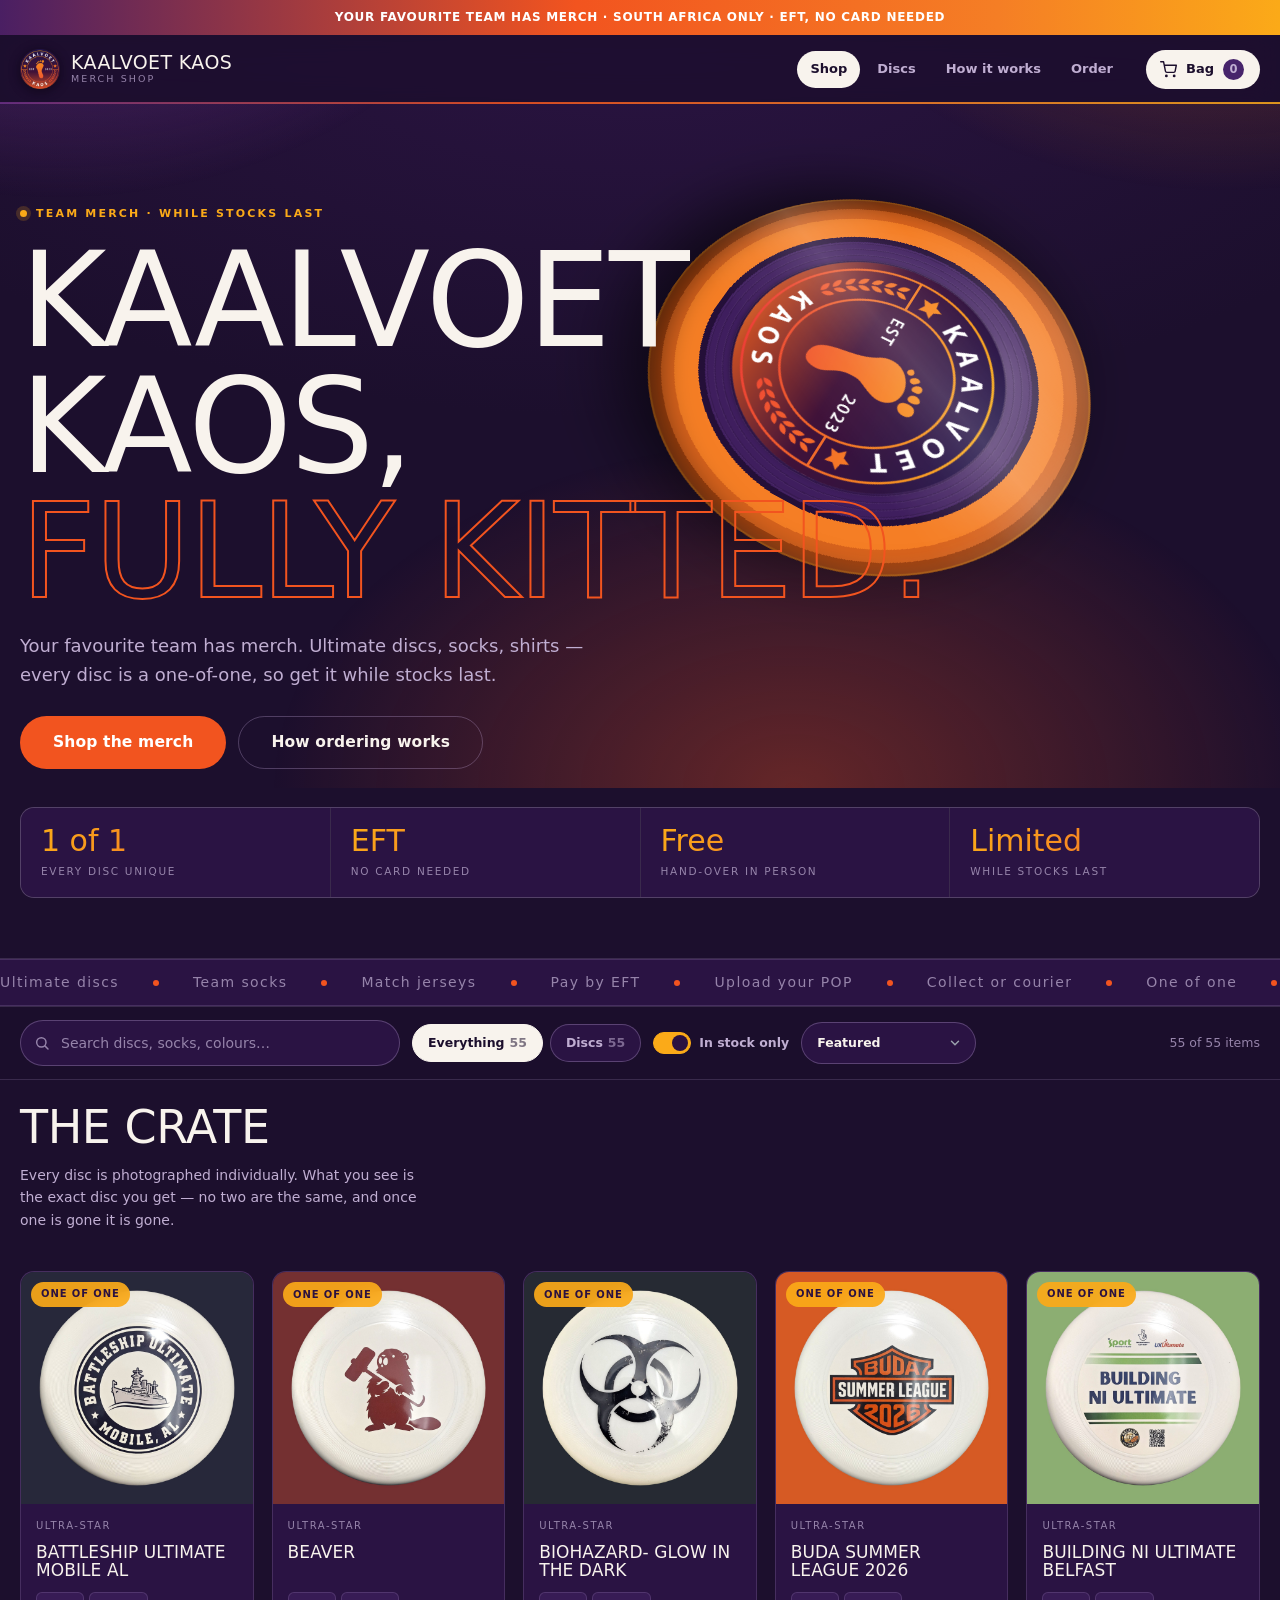
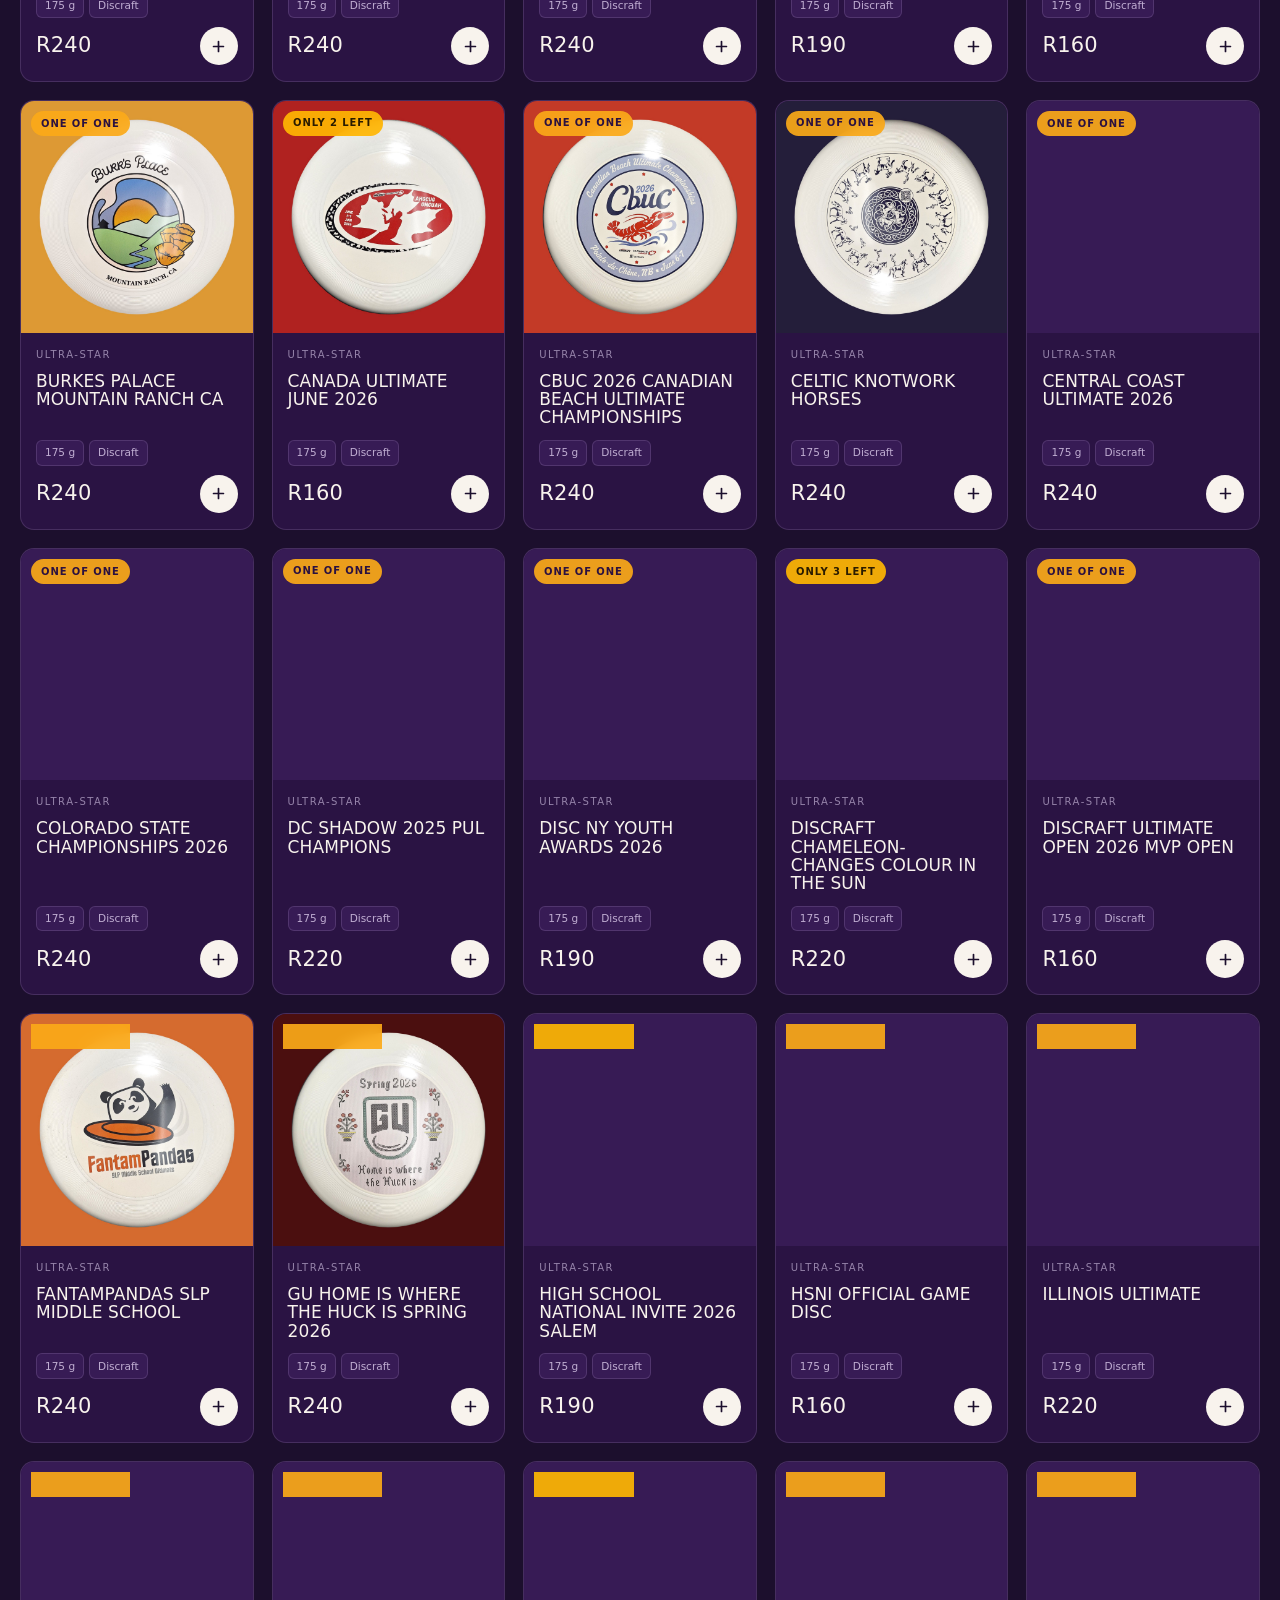
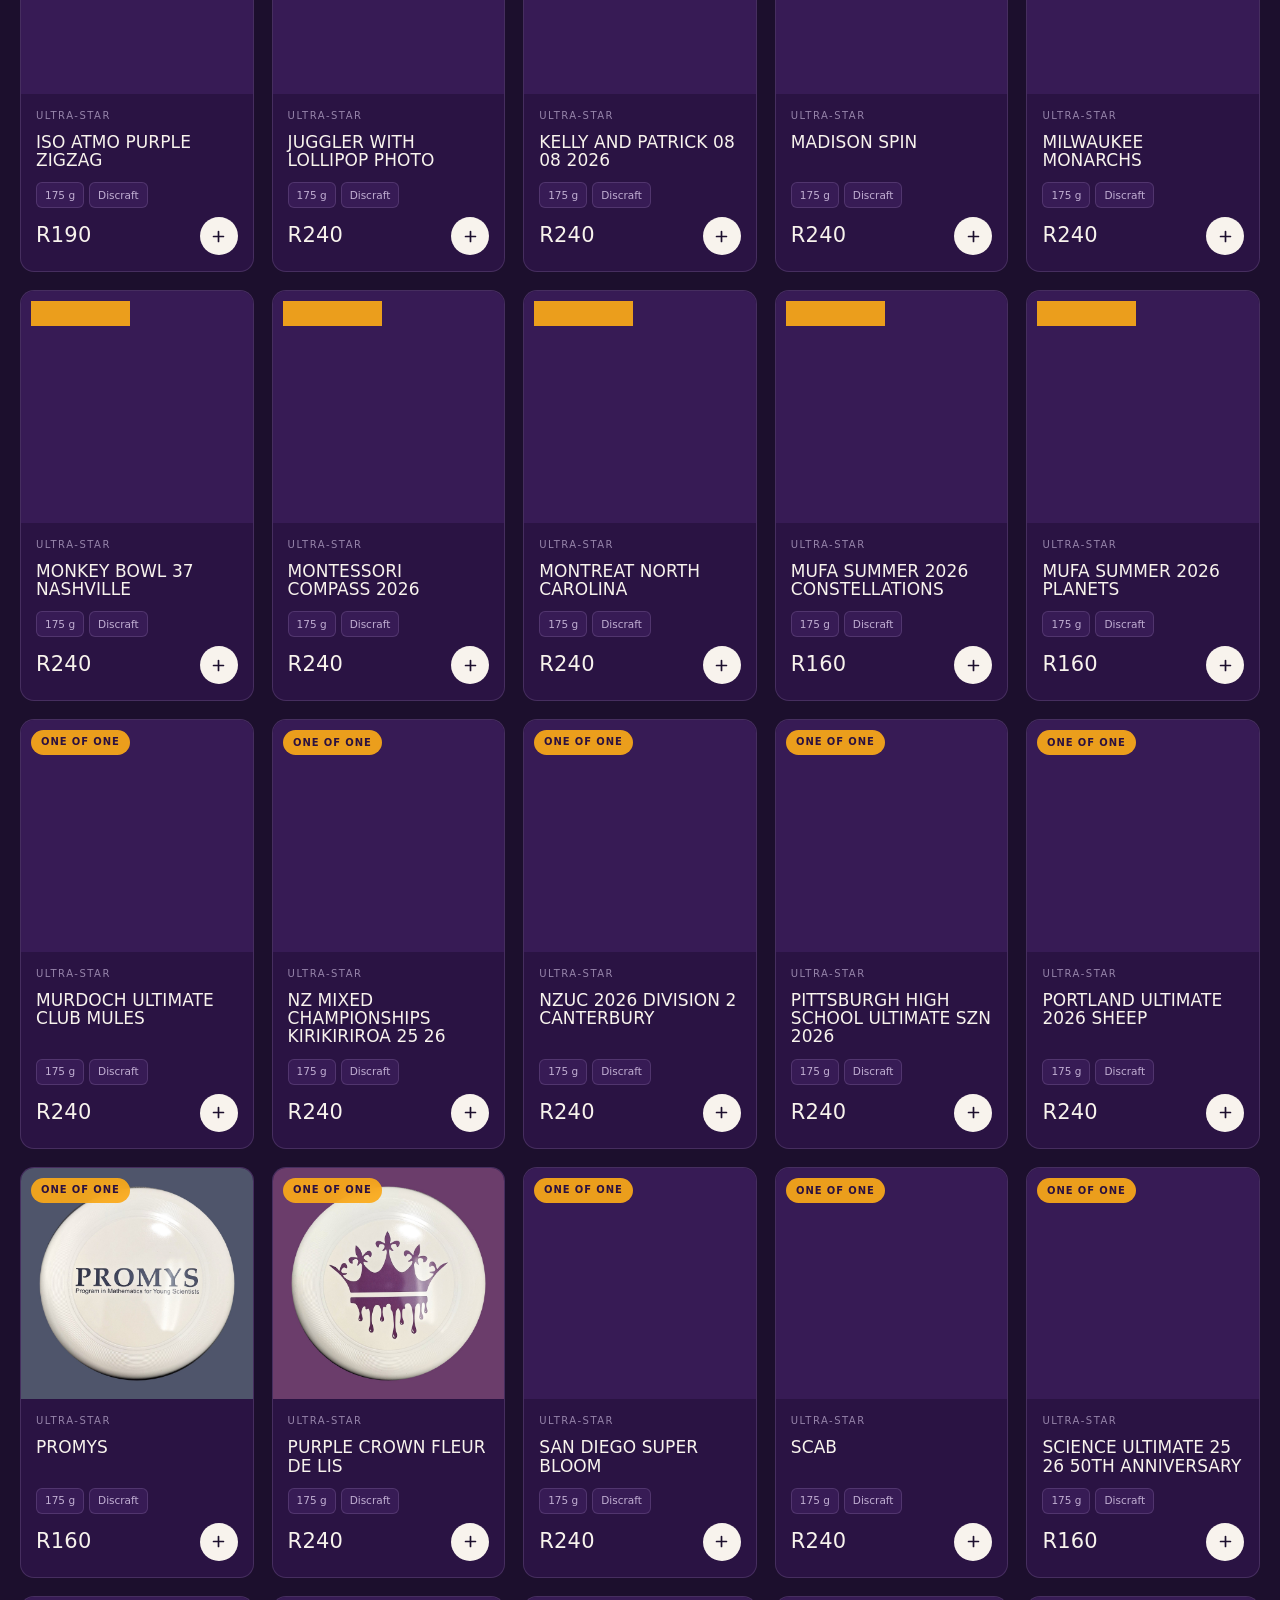
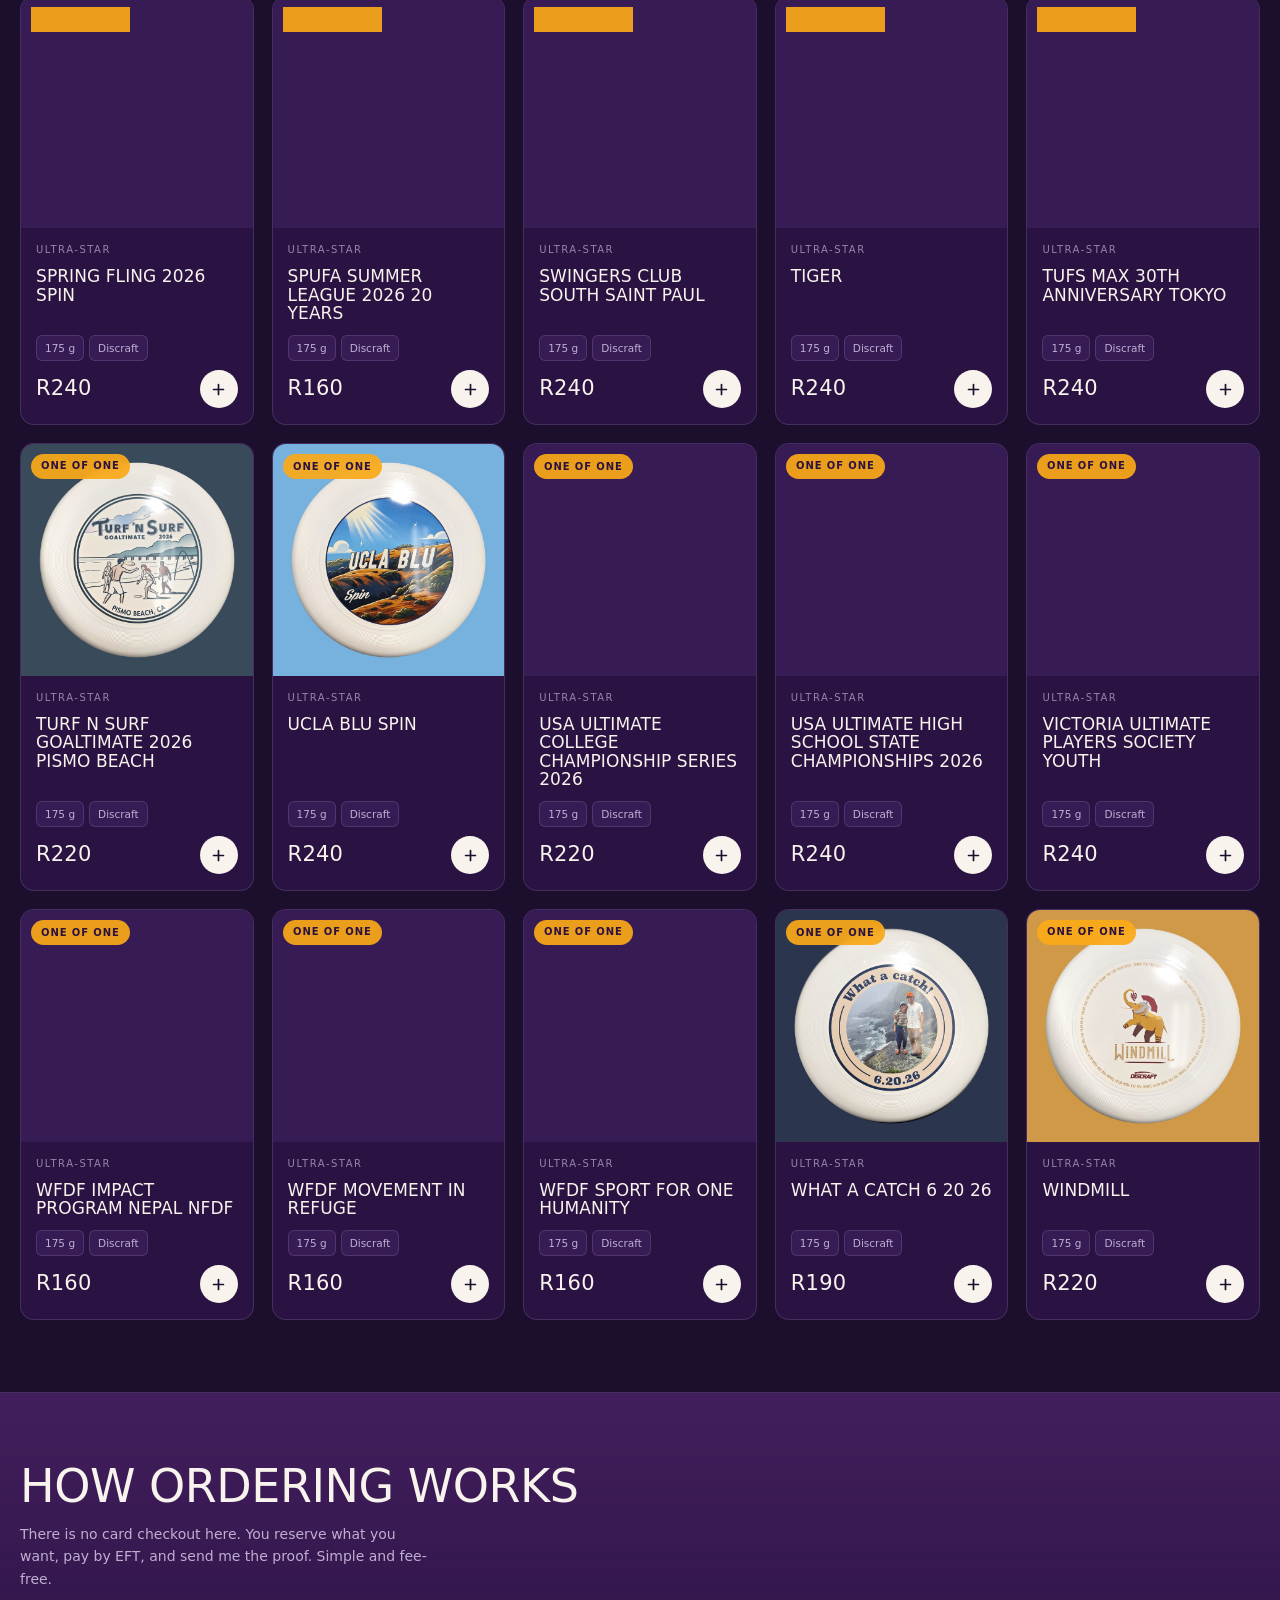
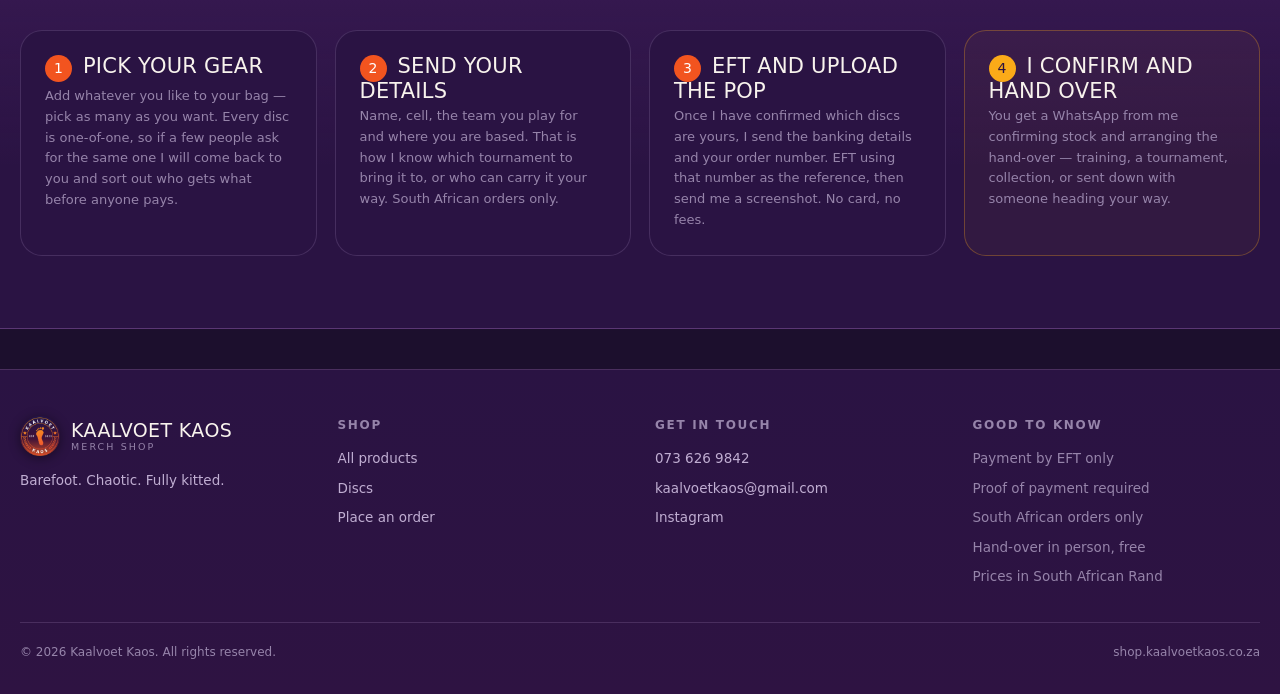
<file: index.html>
<!DOCTYPE html>
<html lang="en-ZA">
<head>
<meta charset="utf-8">
<meta name="viewport" content="width=device-width, initial-scale=1">
<meta http-equiv="Content-Security-Policy" content="default-src 'self'; img-src 'self' data: blob:; style-src 'self' 'unsafe-inline' https://fonts.googleapis.com; font-src 'self' https://fonts.gstatic.com; script-src 'self'; connect-src 'self' https:; form-action 'none'; base-uri 'none'; object-src 'none'">
<title>Kaalvoet Kaos Merch — discs, kit and kaos</title>
<meta name="description" content="Your favourite team has merch. Ultimate discs, socks and shirts from Kaalvoet Kaos. Order online, pay by EFT and upload your proof of payment. No card needed.">
<meta name="theme-color" content="#1c0f2d">

<meta property="og:type" content="website">
<meta property="og:title" content="Kaalvoet Kaos Merch">
<meta property="og:description" content="Your favourite team has merch. Ultimate discs, socks and shirts — get it while stocks last. EFT, no card needed.">
<meta property="og:url" content="https://shop.kaalvoetkaos.co.za">
<meta property="og:image" content="https://shop.kaalvoetkaos.co.za/assets/img/og-card.png">
<meta property="og:image:width" content="1200">
<meta property="og:image:height" content="630">
<meta property="og:site_name" content="Kaalvoet Kaos Merch">
<meta name="twitter:card" content="summary_large_image">

<link rel="icon" href="assets/img/favicon-32.png" sizes="32x32" type="image/png">
<link rel="icon" href="assets/img/favicon-64.png" sizes="64x64" type="image/png">
<link rel="apple-touch-icon" href="assets/img/apple-touch-icon.png">
<link rel="preconnect" href="https://fonts.googleapis.com">
<link rel="preconnect" href="https://fonts.gstatic.com" crossorigin>
<link href="https://fonts.googleapis.com/css2?family=Anton&family=Inter:wght@400;500;600;700;800&display=swap" rel="stylesheet">
<link rel="stylesheet" href="assets/css/main.css">
</head>
<body>

<div class="announce" data-announce></div>

<header class="header">
  <div class="wrap header__inner">
    <a class="logo" href="index.html" aria-label="Kaalvoet Kaos Merch — home">
      <span class="logo__mark" aria-hidden="true"></span>
      <span class="logo__text">
        <span class="logo__name" data-brand-name>Kaalvoet Kaos</span>
        <span class="logo__sub">Merch Shop</span>
      </span>
    </a>

    <nav class="nav" aria-label="Main">
      <a class="nav__link is-active" href="#shop">Shop</a>
      <a class="nav__link" href="#discs">Discs</a>
      <a class="nav__link" href="#how">How it works</a>
      <a class="nav__link" href="order.html">Order</a>
    </nav>

    <button class="cart-btn" data-open-cart type="button">
      <svg width="17" height="17" viewBox="0 0 24 24" fill="none" stroke="currentColor" stroke-width="2" stroke-linecap="round" stroke-linejoin="round" aria-hidden="true">
        <circle cx="9" cy="21" r="1"></circle><circle cx="20" cy="21" r="1"></circle>
        <path d="M1 1h4l2.68 13.39a2 2 0 0 0 2 1.61h9.72a2 2 0 0 0 2-1.61L23 6H6"></path>
      </svg>
      <span>Bag</span>
      <span class="cart-btn__count is-empty" data-cart-count>0</span>
    </button>
  </div>
</header>

<main>

  <!-- ============ HERO ============ -->
  <section class="hero">
    <div class="hero__disc" data-disc aria-hidden="true">
      <div class="disc" data-disc-body>
        <span class="disc__face">
          <span class="disc__grooves"></span>
          <img class="disc__stamp" src="assets/img/logo-512.png" alt="" width="512" height="512" fetchpriority="high">
          <span class="disc__gloss"></span>
        </span>
      </div>
    </div>
    <div class="wrap hero__inner">
      <div>
        <span class="hero__eyebrow">Team merch · while stocks last</span>
        <h1>Kaalvoet<br>Kaos,<br><em>fully kitted.</em></h1>
        <p class="hero__lede" data-blurb></p>
        <div class="hero__cta">
          <a class="btn btn--primary btn--lg" href="#shop">Shop the merch</a>
          <a class="btn btn--ghost btn--lg" href="#how">How ordering works</a>
        </div>
      </div>

      <div class="hero__stats">
        <div class="stat">
          <div class="stat__num">1&nbsp;of&nbsp;1</div>
          <div class="stat__label">Every disc unique</div>
        </div>
        <div class="stat">
          <div class="stat__num">EFT</div>
          <div class="stat__label">No card needed</div>
        </div>
        <div class="stat">
          <div class="stat__num">Free</div>
          <div class="stat__label">Hand-over in person</div>
        </div>
        <div class="stat">
          <div class="stat__num">Limited</div>
          <div class="stat__label">While stocks last</div>
        </div>
      </div>
    </div>
  </section>

  <!-- ============ MARQUEE ============ -->
  <div class="marquee" aria-hidden="true">
    <div class="marquee__track">
      <span>Ultimate discs</span><span>Team socks</span><span>Match jerseys</span>
      <span>Pay by EFT</span><span>Upload your POP</span><span>Collect or courier</span>
      <span>One of one</span><span>Kaalvoet Kaos</span>
    </div>
    <div class="marquee__track">
      <span>Ultimate discs</span><span>Team socks</span><span>Match jerseys</span>
      <span>Pay by EFT</span><span>Upload your POP</span><span>Collect or courier</span>
      <span>One of one</span><span>Kaalvoet Kaos</span>
    </div>
  </div>

  <!-- ============ TOOLBAR ============ -->
  <div id="shop"></div>
  <div class="toolbar">
    <div class="wrap toolbar__inner">
      <div class="search">
        <svg class="search__icon" viewBox="0 0 24 24" fill="none" stroke="currentColor" stroke-width="2.2" stroke-linecap="round" aria-hidden="true">
          <circle cx="11" cy="11" r="7"></circle><path d="M21 21l-4.3-4.3"></path>
        </svg>
        <label class="sr-only" for="q">Search products</label>
        <input id="q" type="search" placeholder="Search discs, socks, colours…" autocomplete="off" data-search>
        <button class="search__clear hidden" data-search-clear type="button" aria-label="Clear search">&times;</button>
      </div>

      <div class="chips" data-category-chips role="group" aria-label="Filter by category"></div>

      <label class="toggle-stock">
        <input type="checkbox" data-instock checked>
        <span class="toggle-stock__track"></span>
        <span>In stock only</span>
      </label>

      <label class="sr-only" for="sort">Sort products</label>
      <select class="select" id="sort" data-sort>
        <option value="featured">Featured</option>
        <option value="price-asc">Price: low to high</option>
        <option value="price-desc">Price: high to low</option>
        <option value="name">Name A–Z</option>
        <option value="newest">Newest first</option>
      </select>

      <span class="result-count" data-count></span>
    </div>
  </div>

  <!-- ============ GRID ============ -->
  <section class="section" style="padding-top:26px">
    <div class="wrap">
      <div id="discs" class="section__head">
        <div>
          <h2 class="section__title">The crate</h2>
          <p class="section__note">Every disc is photographed individually. What you see is the exact disc you get — no two are the same, and once one is gone it is gone.</p>
        </div>
      </div>
      <div class="grid" data-grid>
        <div class="skeleton skeleton-card"></div><div class="skeleton skeleton-card"></div>
        <div class="skeleton skeleton-card"></div><div class="skeleton skeleton-card"></div>
        <div class="skeleton skeleton-card"></div><div class="skeleton skeleton-card"></div>
      </div>
    </div>
  </section>

  <!-- ============ HOW IT WORKS ============ -->
  <section class="section section--band" id="how">
    <div class="wrap">
      <div class="section__head">
        <div>
          <h2 class="section__title">How ordering works</h2>
          <p class="section__note">There is no card checkout here. You reserve what you want, pay by EFT, and send me the proof. Simple and fee-free.</p>
        </div>
      </div>

      <div class="field-grid" style="gap:18px">
        <div class="panel">
          <h3 class="panel__title"><span class="step-num">1</span>Pick your gear</h3>
          <p class="panel__note" style="margin:0">Add whatever you like to your bag — pick as many as you want. Every disc is one-of-one, so if a few people ask for the same one I will come back to you and sort out who gets what before anyone pays.</p>
        </div>
        <div class="panel">
          <h3 class="panel__title"><span class="step-num">2</span>Send your details</h3>
          <p class="panel__note" style="margin:0">Name, cell, the team you play for and where you are based. That is how I know which tournament to bring it to, or who can carry it your way. South African orders only.</p>
        </div>
        <div class="panel">
          <h3 class="panel__title"><span class="step-num">3</span>EFT and upload the POP</h3>
          <p class="panel__note" style="margin:0">Once I have confirmed which discs are yours, I send the banking details and your order number. EFT using that number as the reference, then send me a screenshot. No card, no fees.</p>
        </div>
        <div class="panel panel--gold">
          <h3 class="panel__title"><span class="step-num" style="background:var(--gold);color:var(--on-gold)">4</span>I confirm and hand over</h3>
          <p class="panel__note" style="margin:0">You get a WhatsApp from me confirming stock and arranging the hand-over — training, a tournament, collection, or sent down with someone heading your way.</p>
        </div>
      </div>
    </div>
  </section>

</main>

<!-- ============ FOOTER ============ -->
<footer class="footer">
  <div class="wrap">
    <div class="footer__grid">
      <div>
        <a class="logo" href="index.html" style="margin-bottom:14px">
          <span class="logo__mark" aria-hidden="true"></span>
          <span class="logo__text">
            <span class="logo__name" data-brand-name></span>
            <span class="logo__sub">Merch Shop</span>
          </span>
        </a>
        <p style="color:var(--muted);font-size:13.5px;max-width:34ch" data-tagline></p>
      </div>
      <div>
        <div class="footer__title">Shop</div>
        <div class="footer__list">
          <a href="#shop">All products</a>
          <a href="#discs">Discs</a>
          <a href="order.html">Place an order</a>
        </div>
      </div>
      <div>
        <div class="footer__title">Get in touch</div>
        <div class="footer__list">
          <a data-contact-wa href="#">WhatsApp</a>
          <a data-contact-email href="#">Email</a>
          <a data-instagram href="#" target="_blank" rel="noopener">Instagram</a>
          <a data-main-site href="#">Main site</a>
        </div>
      </div>
      <div>
        <div class="footer__title">Good to know</div>
        <div class="footer__list" style="color:var(--muted-2)">
          <span>Payment by EFT only</span>
          <span>Proof of payment required</span>
          <span>South African orders only</span>
          <span>Hand-over in person, free</span>
          <span>Prices in South African Rand</span>
        </div>
      </div>
    </div>
    <div class="footer__bottom">
      <span>&copy; <span data-year></span> <span data-brand-name></span>. All rights reserved.</span>
      <span data-domain></span>
    </div>
  </div>
</footer>

<!-- ============ CART DRAWER ============ -->
<div class="scrim" data-scrim></div>

<aside class="drawer" data-drawer role="dialog" aria-modal="true" aria-label="Your bag" aria-hidden="true">
  <div class="drawer__head">
    <h2 class="drawer__title">Your bag</h2>
    <button class="icon-btn" data-close-cart type="button" aria-label="Close bag">
      <svg width="19" height="19" viewBox="0 0 24 24" fill="none" stroke="currentColor" stroke-width="2.2" stroke-linecap="round"><path d="M18 6L6 18M6 6l12 12"/></svg>
    </button>
  </div>
  <div class="drawer__body" data-cart-body></div>
  <div class="drawer__foot" data-cart-foot hidden>
    <div class="totals">
      <div class="totals__row"><span>Subtotal</span><span data-cart-subtotal>R0</span></div>
      <div class="totals__row"><span>Delivery</span><span style="color:var(--muted-2)">Chosen at order</span></div>
      <div class="totals__row totals__row--grand"><span>Total</span><span data-cart-total>R0</span></div>
    </div>
    <a class="btn btn--primary btn--block btn--lg" href="order.html">Continue to order</a>
    <button class="btn btn--block btn--sm" data-clear-cart type="button" style="color:var(--muted-2);margin-top:8px">Empty bag</button>
  </div>
</aside>

<!-- ============ QUICK VIEW MODAL ============ -->
<div class="modal" data-modal role="dialog" aria-modal="true" aria-hidden="true">
  <div class="modal__panel" data-modal-panel></div>
</div>

<script src="assets/js/config.js"></script>
<script src="assets/js/core.js"></script>
<script src="assets/js/shop.js"></script>
<script src="assets/js/disc.js"></script>
</body>
</html>
</file>
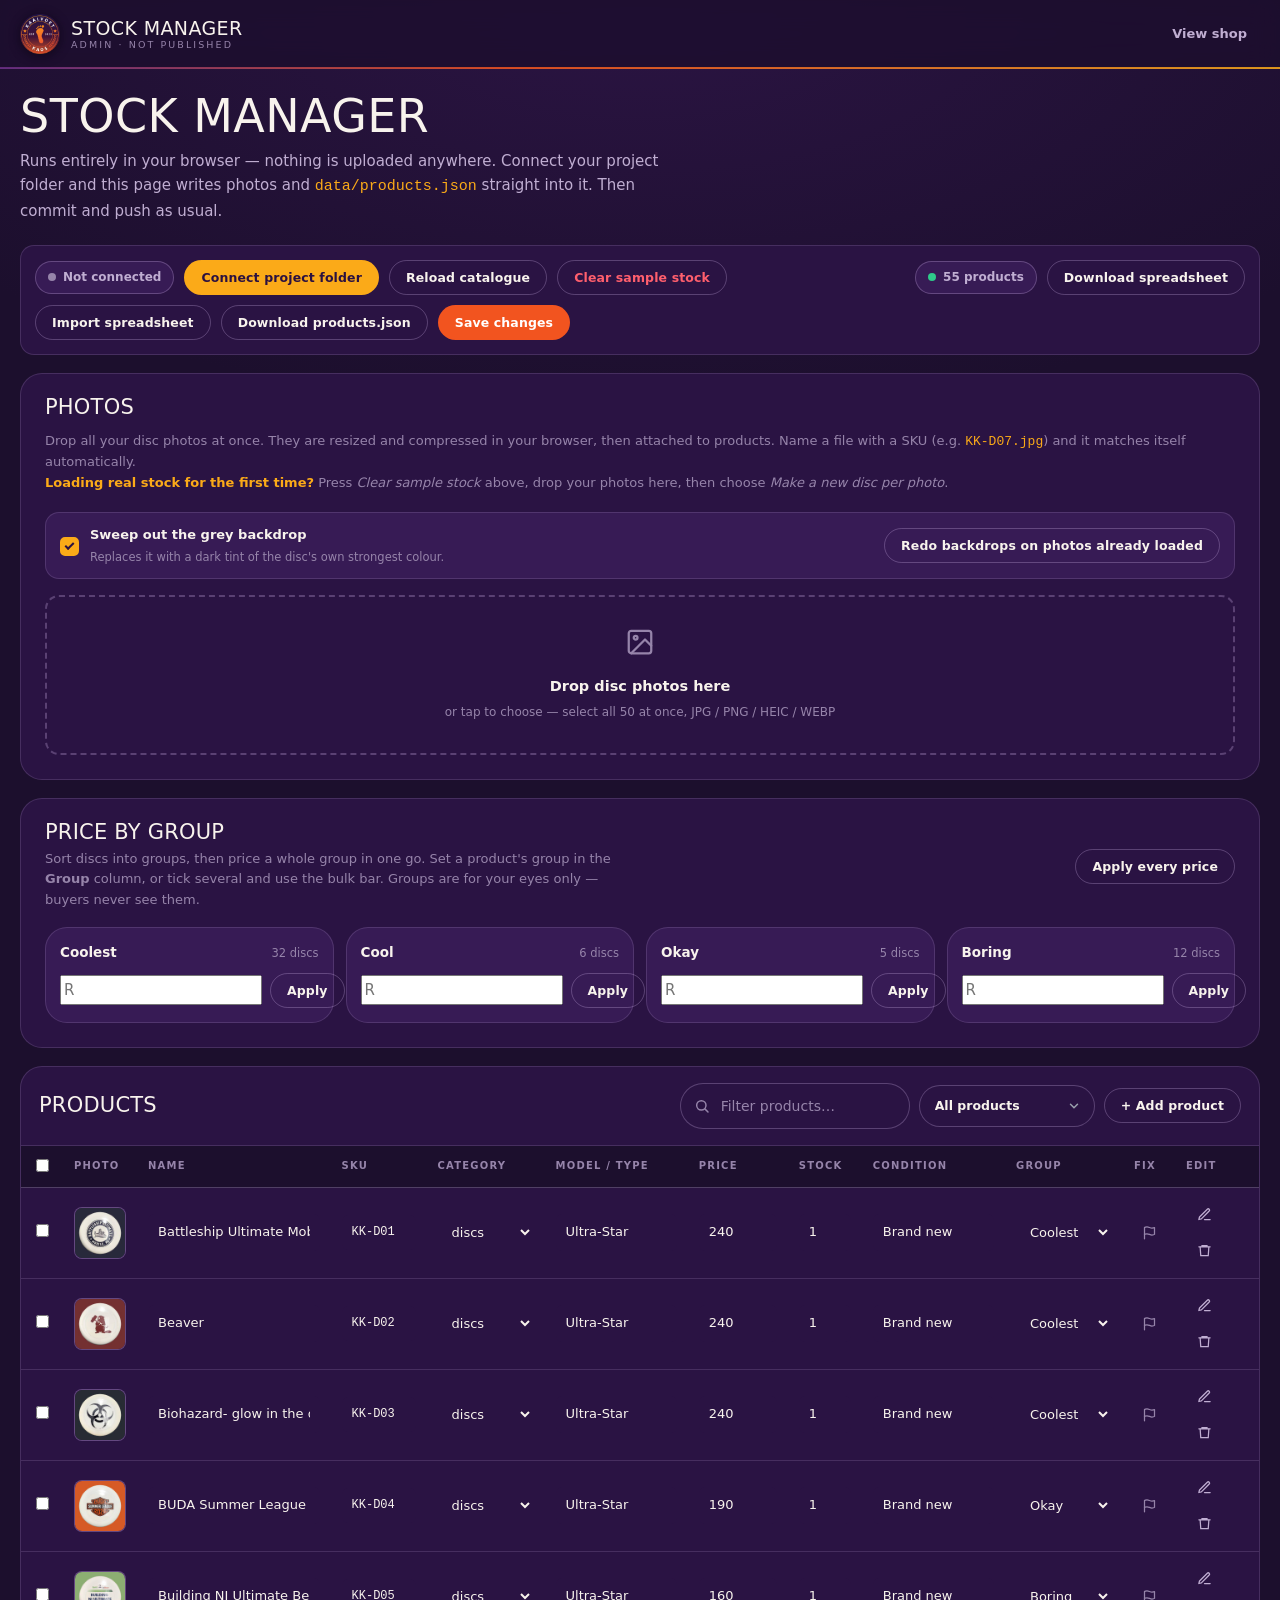
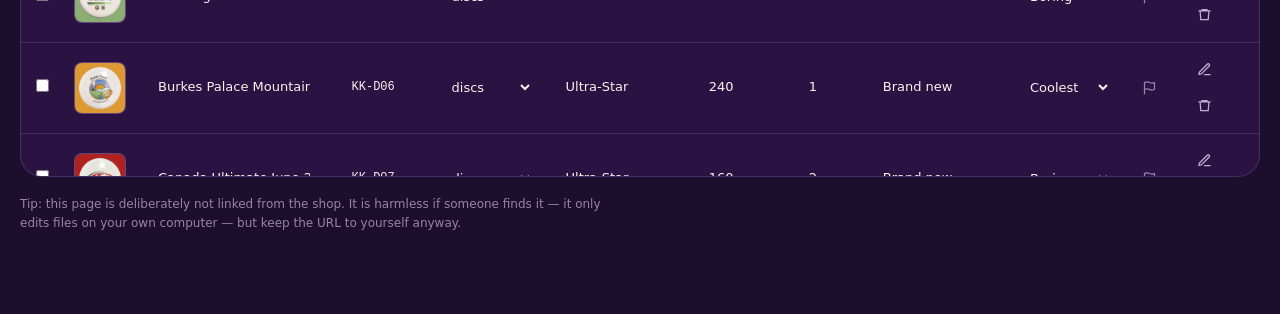
<file: manage.html>
<!DOCTYPE html>
<html lang="en-ZA">
<head>
<meta charset="utf-8">
<meta name="viewport" content="width=device-width, initial-scale=1">
<meta http-equiv="Content-Security-Policy" content="default-src 'self'; img-src 'self' data: blob:; style-src 'self' 'unsafe-inline' https://fonts.googleapis.com; font-src 'self' https://fonts.gstatic.com; script-src 'self'; connect-src 'self' https:; form-action 'none'; base-uri 'none'; object-src 'none'">
<title>Stock manager — Kaalvoet Kaos Merch</title>
<meta name="robots" content="noindex, nofollow">
<meta name="theme-color" content="#1c0f2d">
<link rel="icon" href="assets/img/favicon-32.png" sizes="32x32" type="image/png">
<link rel="icon" href="assets/img/favicon-64.png" sizes="64x64" type="image/png">
<link rel="apple-touch-icon" href="assets/img/apple-touch-icon.png">
<link rel="preconnect" href="https://fonts.googleapis.com">
<link rel="preconnect" href="https://fonts.gstatic.com" crossorigin>
<link href="https://fonts.googleapis.com/css2?family=Anton&family=Inter:wght@400;500;600;700;800&display=swap" rel="stylesheet">
<link rel="stylesheet" href="assets/css/main.css">
</head>
<body>

<header class="header">
  <div class="wrap header__inner">
    <a class="logo" href="index.html">
      <span class="logo__mark" aria-hidden="true"></span>
      <span class="logo__text">
        <span class="logo__name">Stock manager</span>
        <span class="logo__sub">Admin · not published</span>
      </span>
    </a>
    <nav class="nav">
      <a class="nav__link" href="index.html">View shop</a>
    </nav>
  </div>
</header>

<main class="wrap section" style="padding-top:26px;max-width:1500px">

  <div style="margin-bottom:22px">
    <h1 style="font-size:clamp(28px,5vw,46px)">Stock manager</h1>
    <p style="color:var(--muted);max-width:70ch;margin-top:10px">
      Runs entirely in your browser — nothing is uploaded anywhere. Connect your project folder and this page
      writes photos and <code style="color:var(--gold)">data/products.json</code> straight into it. Then commit
      and push as usual.
    </p>
  </div>

  <!-- ============ CONTROL BAR ============ -->
  <div class="admin-bar">
    <span class="admin-status" data-fs-status>
      <span class="admin-status__dot"></span>
      <span data-fs-label>Not connected</span>
    </span>

    <button class="btn btn--gold btn--sm" data-connect type="button">Connect project folder</button>
    <button class="btn btn--ghost btn--sm" data-reload type="button">Reload catalogue</button>
    <button class="btn btn--ghost btn--sm" data-clear-samples type="button" style="color:var(--bad)">Clear sample stock</button>

    <span style="flex:1"></span>

    <span class="admin-status" data-counts>—</span>
    <input type="file" accept=".csv,text/csv" hidden data-csv-input>
    <button class="btn btn--ghost btn--sm" data-export-csv type="button" title="Edit names and prices in Excel or Google Sheets">Download spreadsheet</button>
    <button class="btn btn--ghost btn--sm" data-import-csv type="button" title="Bring the filled-in spreadsheet back">Import spreadsheet</button>
    <button class="btn btn--ghost btn--sm" data-export-json type="button">Download products.json</button>
    <button class="btn btn--ghost btn--sm" data-export-zip type="button" hidden>Download photos .zip</button>
    <button class="btn btn--primary btn--sm" data-save type="button">Save changes</button>
  </div>

  <div data-unsupported class="panel panel--flame" style="margin-bottom:18px" hidden>
    <h2 class="panel__title" style="font-size:17px"></h2>
    <p class="panel__note" style="margin:8px 0 0;line-height:1.6"></p>
  </div>

  <!-- ============ PHOTO IMPORT ============ -->
  <section class="panel" style="margin-bottom:18px">
    <h2 class="panel__title">Photos</h2>
    <p class="panel__note">
      Drop all your disc photos at once. They are resized and compressed in your browser, then attached
      to products. Name a file with a SKU (e.g. <code style="color:var(--gold)">KK-D07.jpg</code>) and it
      matches itself automatically.
      <br><strong style="color:var(--gold)">Loading real stock for the first time?</strong>
      Press <em>Clear sample stock</em> above, drop your photos here, then choose
      <em>Make a new disc per photo</em>.
    </p>

    <div class="row" style="gap:16px;flex-wrap:wrap;margin:14px 0 16px;padding:12px 14px;background:var(--ink-3);border:1px solid var(--line);border-radius:var(--radius)">
      <label class="check" style="align-items:center">
        <input type="checkbox" data-clean-bg checked>
        <span class="check__box"></span>
        <span style="color:var(--sand);font-size:13px">
          <strong>Sweep out the grey backdrop</strong>
          <span style="display:block;color:var(--muted-2);font-size:11.5px;margin-top:2px">
            Replaces it with a dark tint of the disc's own strongest colour.
          </span>
        </span>
      </label>
      <span style="flex:1"></span>
      <button class="btn btn--ghost btn--sm" data-clean-existing type="button">Redo backdrops on photos already loaded</button>
    </div>

    <input type="file" accept="image/*" multiple hidden data-photo-input>
    <div class="dropzone" data-photo-drop tabindex="0" role="button">
      <div class="dropzone__icon">
        <svg width="30" height="30" viewBox="0 0 24 24" fill="none" stroke="currentColor" stroke-width="1.8" stroke-linecap="round" stroke-linejoin="round" aria-hidden="true">
          <rect x="3" y="3" width="18" height="18" rx="2"/><circle cx="8.5" cy="8.5" r="1.5"/><path d="M21 15l-5-5L5 21"/>
        </svg>
      </div>
      <div class="dropzone__title">Drop disc photos here</div>
      <div class="dropzone__hint">or tap to choose — select all 50 at once, JPG / PNG / HEIC / WEBP</div>
    </div>

    <div data-photo-progress hidden style="margin-top:14px">
      <div class="progress"><div class="progress__bar" data-photo-bar style="width:0%"></div></div>
      <p style="font-size:12px;color:var(--muted-2);margin:8px 0 0" data-photo-progress-label></p>
    </div>

    <div data-tray-block hidden style="margin-top:18px">
      <div class="row-between" style="margin-bottom:12px;flex-wrap:wrap">
        <strong style="font-size:13.5px"><span data-tray-count>0</span> photos waiting to be assigned</strong>
        <div class="row" style="gap:8px;flex-wrap:wrap">
          <button class="btn btn--ghost btn--sm" data-auto-match type="button">Match by filename</button>
          <button class="btn btn--ghost btn--sm" data-fill-order type="button">Fill discs without photos, in order</button>
          <button class="btn btn--ghost btn--sm" data-create-from-photos type="button">Make a new disc per photo</button>
          <button class="btn btn--ghost btn--sm" data-clear-tray type="button" style="color:var(--muted-2)">Clear</button>
        </div>
      </div>
      <p style="font-size:12px;color:var(--muted-2);margin:0 0 12px">
        Or drag a photo onto any row's thumbnail below to attach it to that product.
      </p>
      <div class="photo-tray" data-tray></div>
    </div>
  </section>

  <!-- ============ TIER PRICING ============ -->
  <section class="panel" style="margin-bottom:18px" data-tier-panel>
    <div class="row-between" style="flex-wrap:wrap;gap:12px">
      <div>
        <h2 class="panel__title">Price by group</h2>
        <p class="panel__note" style="margin:6px 0 0;max-width:70ch">
          Sort discs into groups, then price a whole group in one go. Set a product's group in the
          <strong>Group</strong> column, or tick several and use the bulk bar. Groups are for your eyes
          only &mdash; buyers never see them.
        </p>
      </div>
      <button class="btn btn--ghost btn--sm" data-tier-apply-all type="button">Apply every price</button>
    </div>
    <div style="display:grid;grid-template-columns:repeat(auto-fit,minmax(200px,1fr));gap:12px;margin-top:16px"
         data-tier-rows></div>
  </section>

  <!-- ============ BULK ACTIONS ============ -->
  <div class="admin-bar" data-bulk-bar hidden>
    <strong style="font-size:13px"><span data-sel-count>0</span> selected</strong>
    <label class="row" style="gap:7px;font-size:12.5px;color:var(--muted)">
      Set price
      <input class="cell-input" type="number" min="0" step="10" style="width:100px" data-bulk-price placeholder="R">
    </label>
    <button class="btn btn--ghost btn--sm" data-bulk-price-apply type="button">Apply price</button>
    <label class="row" style="gap:7px;font-size:12.5px;color:var(--muted)">
      Set stock
      <input class="cell-input" type="number" min="0" step="1" style="width:80px" data-bulk-stock placeholder="1">
    </label>
    <button class="btn btn--ghost btn--sm" data-bulk-stock-apply type="button">Apply stock</button>
    <label class="row" style="gap:7px;font-size:12.5px;color:var(--muted)">
      Set
      <select class="cell-input" style="width:132px" data-bulk-field>
        <option value="brand">Brand</option>
        <option value="subcategory">Model / type</option>
        <option value="condition">Condition</option>
        <option value="tier">Group</option>
        <option value="weight">Weight</option>
        <option value="colorName">Colourway</option>
        <option value="stamp">Stamp</option>
        <option value="description">Description</option>
        <option value="category">Category</option>
      </select>
      to
      <input class="cell-input" style="width:150px" data-bulk-value placeholder="value">
    </label>
    <button class="btn btn--ghost btn--sm" data-bulk-field-apply type="button">Apply</button>
    <span style="flex:1"></span>
    <button class="btn btn--ghost btn--sm" data-bulk-delete type="button" style="color:var(--bad)">Delete selected</button>
  </div>

  <!-- ============ PRODUCT TABLE ============ -->
  <section class="panel" style="padding:0;overflow:hidden">
    <div class="row-between" style="padding:16px 18px;border-bottom:1px solid var(--line);flex-wrap:wrap;gap:12px">
      <h2 class="panel__title" style="margin:0">Products</h2>
      <div class="row" style="gap:9px;flex-wrap:wrap">
        <div class="search" style="max-width:230px">
          <svg class="search__icon" viewBox="0 0 24 24" fill="none" stroke="currentColor" stroke-width="2.2" stroke-linecap="round"><circle cx="11" cy="11" r="7"/><path d="M21 21l-4.3-4.3"/></svg>
          <input type="search" placeholder="Filter products…" data-admin-search>
        </div>
        <select class="select" data-admin-filter>
          <option value="all">All products</option>
          <option value="nophoto">Missing photos</option>
          <option value="discs">Discs</option>
          <option value="apparel">Apparel</option>
          <option value="accessories">Accessories</option>
          <option value="sold">Sold out</option>
          <option value="untiered">No group yet</option>
          <option value="flagged">Flagged for fixing</option>
        </select>
        <button class="btn btn--ghost btn--sm" data-add-product type="button">+ Add product</button>
      </div>
    </div>

    <div style="overflow-x:auto;max-height:70vh;overflow-y:auto" data-table-scroll>
      <table class="admin-table">
        <thead>
          <tr>
            <th style="width:34px"><input type="checkbox" data-sel-all aria-label="Select all"></th>
            <th style="width:66px">Photo</th>
            <th style="min-width:190px">Name</th>
            <th style="width:96px">SKU</th>
            <th style="width:118px">Category</th>
            <th style="min-width:130px">Model / type</th>
            <th style="width:100px">Price</th>
            <th style="width:74px">Stock</th>
            <th style="min-width:130px">Condition</th>
            <th style="width:118px">Group</th>
            <th style="width:44px" title="Flag photos that need fixing by hand">Fix</th>
            <th style="width:84px">Edit</th>
          </tr>
        </thead>
        <tbody data-admin-rows></tbody>
      </table>
    </div>
  </section>

  <p style="font-size:12px;color:var(--muted-2);margin-top:18px;max-width:80ch">
    Tip: this page is deliberately not linked from the shop. It is harmless if someone finds it — it only edits
    files on your own computer — but keep the URL to yourself anyway.
  </p>

</main>

<!-- ============ IMAGE MANAGER MODAL ============ -->
<div class="scrim" data-scrim></div>
<div class="modal" data-img-modal role="dialog" aria-modal="true" aria-hidden="true">
  <div class="modal__panel" data-img-panel style="grid-template-columns:1fr;max-width:740px"></div>
</div>

<script src="assets/js/config.js"></script>
<script src="assets/js/core.js"></script>
<script src="assets/js/manage.js"></script>
</body>
</html>
</file>
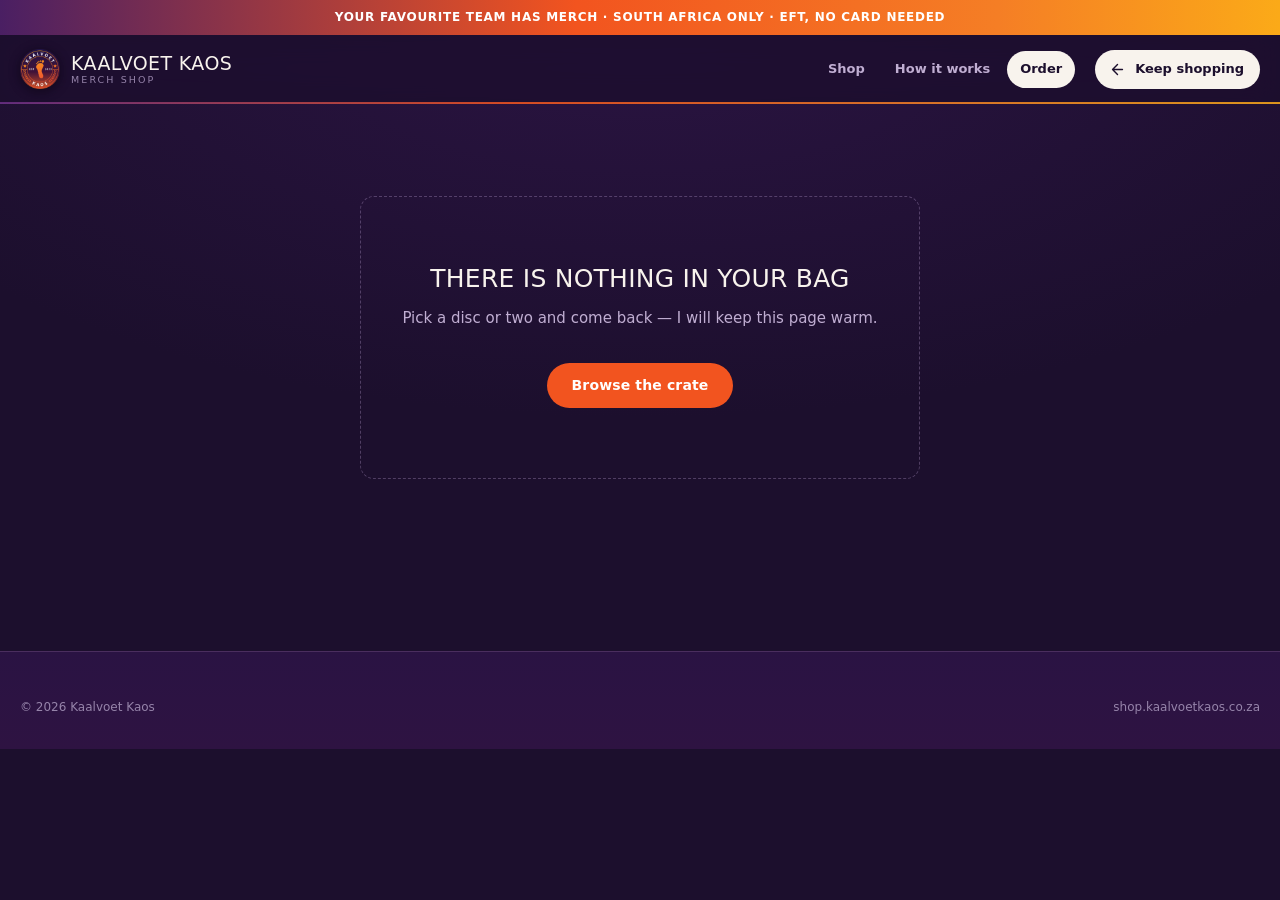
<file: order.html>
<!DOCTYPE html>
<html lang="en-ZA">
<head>
<meta charset="utf-8">
<meta name="viewport" content="width=device-width, initial-scale=1">
<meta http-equiv="Content-Security-Policy" content="default-src 'self'; img-src 'self' data: blob:; style-src 'self' 'unsafe-inline' https://fonts.googleapis.com; font-src 'self' https://fonts.gstatic.com; script-src 'self'; connect-src 'self' https:; form-action 'none'; base-uri 'none'; object-src 'none'">
<title>Place your order — Kaalvoet Kaos Merch</title>
<meta name="description" content="Reserve your gear, EFT the amount and upload your proof of payment.">
<meta name="robots" content="noindex">
<meta name="theme-color" content="#1c0f2d">
<link rel="icon" href="assets/img/favicon-32.png" sizes="32x32" type="image/png">
<link rel="icon" href="assets/img/favicon-64.png" sizes="64x64" type="image/png">
<link rel="apple-touch-icon" href="assets/img/apple-touch-icon.png">
<link rel="preconnect" href="https://fonts.googleapis.com">
<link rel="preconnect" href="https://fonts.gstatic.com" crossorigin>
<link href="https://fonts.googleapis.com/css2?family=Anton&family=Inter:wght@400;500;600;700;800&display=swap" rel="stylesheet">
<link rel="stylesheet" href="assets/css/main.css">
</head>
<body>

<div class="announce" data-announce></div>

<header class="header">
  <div class="wrap header__inner">
    <a class="logo" href="index.html" aria-label="Kaalvoet Kaos Merch — home">
      <span class="logo__mark" aria-hidden="true"></span>
      <span class="logo__text">
        <span class="logo__name" data-brand-name>Kaalvoet Kaos</span>
        <span class="logo__sub">Merch Shop</span>
      </span>
    </a>
    <nav class="nav" aria-label="Main">
      <a class="nav__link" href="index.html#shop">Shop</a>
      <a class="nav__link" href="index.html#how">How it works</a>
      <a class="nav__link is-active" href="order.html">Order</a>
    </nav>
    <a class="cart-btn" href="index.html#shop">
      <svg width="17" height="17" viewBox="0 0 24 24" fill="none" stroke="currentColor" stroke-width="2" stroke-linecap="round" stroke-linejoin="round" aria-hidden="true">
        <path d="M19 12H5M12 19l-7-7 7-7"/>
      </svg>
      <span>Keep shopping</span>
    </a>
  </div>
</header>

<main class="wrap section" style="padding-top:32px">

  <!-- ============ EMPTY BAG ============ -->
  <div data-empty-state hidden>
    <div class="empty" style="max-width:560px;margin:60px auto">
      <h3>There is nothing in your bag</h3>
      <p>Pick a disc or two and come back — I will keep this page warm.</p>
      <a class="btn btn--primary" href="index.html#shop" style="margin-top:18px">Browse the crate</a>
    </div>
  </div>

  <!-- ============ CONFIRMATION ============ -->
  <div data-confirm-state hidden>
    <div class="confirm">
      <div class="confirm__mark">
        <svg width="36" height="36" viewBox="0 0 24 24" fill="none" stroke="currentColor" stroke-width="2.6" stroke-linecap="round" stroke-linejoin="round"><path d="M20 6L9 17l-5-5"/></svg>
      </div>
      <h1 class="confirm__title">Order placed</h1>
      <p style="color:var(--muted);max-width:50ch;margin:14px auto 0" data-confirm-note></p>
      <div class="order-ref" data-confirm-ref>—</div>
      <p style="color:var(--muted-2);font-size:13px;max-width:52ch;margin:0 auto">
        Use that as your payment reference if you have not paid yet. Screenshot this page or write it down.
      </p>
      <div style="display:flex;gap:12px;justify-content:center;flex-wrap:wrap;margin-top:28px">
        <a class="btn btn--gold btn--lg" data-confirm-wa href="#" target="_blank" rel="noopener">
          <svg width="18" height="18" viewBox="0 0 24 24" fill="currentColor" aria-hidden="true"><path d="M17.5 14.4c-.3-.2-1.7-.9-2-1-.3-.1-.5-.1-.7.1-.2.3-.7 1-.9 1.2-.2.2-.3.2-.6.1-.3-.2-1.2-.5-2.3-1.4-.9-.8-1.4-1.7-1.6-2-.2-.3 0-.5.1-.6l.5-.5c.1-.2.2-.3.3-.5 0-.2 0-.4 0-.5 0-.2-.7-1.6-.9-2.2-.2-.6-.5-.5-.7-.5h-.6c-.2 0-.5.1-.8.4-.3.3-1 1-1 2.5s1.1 2.9 1.2 3.1c.1.2 2.1 3.2 5 4.5.7.3 1.3.5 1.7.6.7.2 1.3.2 1.8.1.6-.1 1.7-.7 1.9-1.4.2-.7.2-1.3.2-1.4-.1-.1-.3-.2-.6-.3zM12 2a10 10 0 00-8.6 15L2 22l5.1-1.3A10 10 0 1012 2z"/></svg>
          Send order on WhatsApp
        </a>
        <button class="btn btn--ghost btn--lg" data-confirm-copy type="button">Copy order summary</button>
        <a class="btn btn--ghost btn--lg" href="index.html#shop">Back to the shop</a>
      </div>
      <p style="color:var(--muted-2);font-size:12.5px;margin-top:26px">
        Questions? WhatsApp <a data-contact-wa href="#" style="color:var(--gold)"></a>
        or email <a data-contact-email href="#" style="color:var(--gold)"></a>.
      </p>
    </div>
  </div>

  <!-- ============ ORDER FORM ============ -->
  <div data-form-state hidden>
    <div style="margin-bottom:28px">
      <h1 style="font-size:clamp(32px,6vw,58px)">Place your order</h1>
      <p style="color:var(--muted);max-width:60ch;margin-top:12px">
        No card details, no payment gateway. Tell me who you are, EFT the total, and attach the proof of
        payment. I will confirm on WhatsApp and sort out the hand-over.
      </p>
      <p style="color:var(--muted-2);font-size:13px;max-width:60ch;margin-top:8px">
        South African orders only &mdash; payment is by EFT into a local account. There is no courier:
        I hand discs over in person, at a tournament, or send them down with someone heading your way.
        <br><strong style="color:var(--gold)">Pick as many as you like.</strong> Every disc is
        one-of-one and a few people may want the same one, so I will come back to you on WhatsApp to
        confirm which are yours before anyone pays.
      </p>
    </div>

    <form class="order-layout" data-order-form novalidate>

      <!-- ---------- LEFT: the form ---------- -->
      <div class="stack" style="--gap:18px">

        <!-- Step 1: your details -->
        <section class="panel">
          <h2 class="panel__title"><span class="step-num">1</span>Your details</h2>
          <p class="panel__note">So I know who you are and where to find you.</p>

          <div class="stack" style="--gap:16px">
            <div class="field-grid">
              <div class="field" data-field>
                <label class="field__label" for="firstName">First name<span class="req">*</span></label>
                <input class="input" id="firstName" name="firstName" autocomplete="given-name" required>
                <span class="field__error">Please enter your first name</span>
              </div>
              <div class="field" data-field>
                <label class="field__label" for="lastName">Surname<span class="req">*</span></label>
                <input class="input" id="lastName" name="lastName" autocomplete="family-name" required>
                <span class="field__error">Please enter your surname</span>
              </div>
            </div>

            <div class="field-grid">
              <div class="field" data-field>
                <label class="field__label" for="cell">Cell number<span class="req">*</span></label>
                <input class="input" id="cell" name="cell" type="tel" inputmode="tel"
                       placeholder="082 123 4567" autocomplete="tel" required>
                <span class="field__hint">This is how I will confirm your order.</span>
                <span class="field__error">Please enter a valid South African cell number</span>
              </div>
              <div class="field" data-field>
                <label class="field__label" for="email">Email</label>
                <input class="input" id="email" name="email" type="email"
                       placeholder="you@example.co.za" autocomplete="email">
                <span class="field__error">That email address does not look right</span>
              </div>
            </div>

            <div class="field-grid">
              <div class="field" data-field>
                <label class="field__label" for="team">Team you play for<span class="req">*</span></label>
                <input class="input" id="team" name="team" list="teams"
                       placeholder="e.g. Kaalvoet Kaos" required>
                <datalist id="teams">
                  <option value="Kaalvoet Kaos"></option>
                  <option value="Not on a team yet"></option>
                  <option value="Social / pick-up"></option>
                  <option value="University team"></option>
                  <option value="School team"></option>
                </datalist>
                <span class="field__hint">Put "none" if you are not on a team.</span>
                <span class="field__error">Please tell me which team you play for</span>
              </div>
              <div class="field" data-field>
                <label class="field__label" for="province">Province<span class="req">*</span></label>
                <select class="select-full" id="province" name="province" required>
                  <option value="">Choose…</option>
                  <option>Eastern Cape</option>
                  <option>Free State</option>
                  <option>Gauteng</option>
                  <option>KwaZulu-Natal</option>
                  <option>Limpopo</option>
                  <option>Mpumalanga</option>
                  <option>Northern Cape</option>
                  <option>North West</option>
                  <option>Western Cape</option>
                </select>
                <span class="field__hint">Orders are taken inside South Africa only.</span>
                <span class="field__error">Please choose a province</span>
              </div>
            </div>

            <div class="field" data-field>
              <label class="field__label" for="city">Town or city you are based in<span class="req">*</span></label>
              <input class="input" id="city" name="city" placeholder="e.g. Bloemfontein" autocomplete="address-level2" required>
              <span class="field__error">Please tell me where you are based</span>
            </div>
          </div>
        </section>

        <!-- Step 2: delivery -->
        <section class="panel">
          <h2 class="panel__title"><span class="step-num">2</span>Getting it to you</h2>
          <p class="panel__note">All free &mdash; I get it to you in person. Say in the notes which
            tournament you will be at, or who is travelling your way.</p>

          <div class="radio-cards" data-delivery-options></div>

          <div class="stack" style="--gap:16px;margin-top:18px" data-address-block hidden>
            <div class="field" data-field>
              <label class="field__label" for="address">Delivery address / PEP store<span class="req">*</span></label>
              <textarea class="input" id="address" name="address" rows="3"
                        placeholder="Street address, suburb, city, postal code — or the PEP store name and code"></textarea>
              <span class="field__error">Please give me an address to deliver to</span>
            </div>
          </div>

          <div class="field" style="margin-top:16px">
            <label class="field__label" for="notes">Anything else I should know</label>
            <textarea class="input" id="notes" name="notes" rows="3"
                      placeholder="Which tournament you will be at, a gift message, sizing questions, when you can collect…"></textarea>
          </div>
        </section>

        <!-- Step 3: payment -->
        <section class="panel panel--flame" data-pay-step>
          <h2 class="panel__title"><span class="step-num">3</span><span data-pay-title>Pay by EFT</span></h2>
          <p class="panel__note" data-pay-note>
            Transfer the total below into this account. Use your order number as the reference so I can match it up.
          </p>

          <div class="bank-grid" data-bank-grid></div>

          <p style="font-size:13px;color:var(--muted);margin:16px 0 0" data-ref-hint></p>
          <p style="font-size:12.5px;color:var(--muted-2);margin:8px 0 0" data-pay-extra>
            Your order number is generated when you submit — pay first using your surname as the reference if you
            prefer, and I will match it, or submit the order now and pay afterwards using the number you get.
          </p>
        </section>

        <!-- Step 4: POP -->
        <section class="panel panel--gold">
          <h2 class="panel__title"><span class="step-num" style="background:var(--gold);color:var(--on-gold)">4</span>Proof of payment</h2>
          <p class="panel__note" data-pop-note>
            Attach a screenshot or PDF of the transfer. If you have not paid yet, skip this and send it to me on
            WhatsApp afterwards — your order is still logged.
          </p>

          <input type="file" id="pop" name="pop" accept="image/*,.pdf" hidden data-pop-input>
          <div class="dropzone" data-dropzone tabindex="0" role="button" aria-label="Upload proof of payment">
            <div class="dropzone__icon">
              <svg width="30" height="30" viewBox="0 0 24 24" fill="none" stroke="currentColor" stroke-width="1.8" stroke-linecap="round" stroke-linejoin="round" aria-hidden="true">
                <path d="M21 15v4a2 2 0 0 1-2 2H5a2 2 0 0 1-2-2v-4"/><path d="M17 8l-5-5-5 5"/><path d="M12 3v12"/>
              </svg>
            </div>
            <div class="dropzone__title">Drop your proof of payment here</div>
            <div class="dropzone__hint" data-pop-hint>or tap to choose a file — JPG, PNG or PDF</div>
          </div>
          <div data-pop-preview hidden style="margin-top:12px"></div>
        </section>

        <!-- Step 5: confirm -->
        <section class="panel">
          <div class="stack" style="--gap:14px">
            <!-- Bots fill everything in. People never see this. -->
            <div aria-hidden="true" style="position:absolute;left:-9999px;top:auto;width:1px;height:1px;overflow:hidden">
              <label for="website">Leave this empty</label>
              <input id="website" name="website" type="text" tabindex="-1" autocomplete="off">
            </div>

            <label class="check">
              <input type="checkbox" name="confirmDetails" required data-confirm-check>
              <span class="check__box"></span>
              <span>I have checked my details above. Discs are one-of-one and more than one person may
                ask for the same one, so nothing is held for me until
                <span data-contact-name>Richard</span> confirms it.</span>
            </label>
            <label class="check">
              <input type="checkbox" name="marketing">
              <span class="check__box"></span>
              <span>Let me know when new stock lands (optional).</span>
            </label>
          </div>

          <button class="btn btn--primary btn--block btn--lg" type="submit" data-submit style="margin-top:22px">
            Submit my order
          </button>
          <p style="font-size:12px;color:var(--muted-2);text-align:center;margin:12px 0 0">
            Your details go straight to <span data-contact-name>Richard</span> — used only to get your order to
            you, never sold or shared, and no payment is taken on this site. Ask any time if you want your
            details deleted.
          </p>
        </section>
      </div>

      <!-- ---------- RIGHT: summary rail ---------- -->
      <aside class="order-rail">
        <div class="panel">
          <h2 class="panel__title" style="font-size:19px">Your order</h2>
          <p class="panel__note" style="margin-bottom:14px">
            <a href="index.html#shop" style="color:var(--gold);text-decoration:underline">Add more</a>
          </p>

          <div data-summary-items></div>

          <div class="totals" style="margin-top:16px">
            <div class="totals__row"><span>Subtotal</span><span data-summary-subtotal>R0</span></div>
            <div class="totals__row"><span data-summary-delivery-label>Delivery</span><span data-summary-delivery>R0</span></div>
            <div class="totals__row totals__row--grand"><span>Total to pay</span><span data-summary-total>R0</span></div>
          </div>

          <p style="font-size:11.5px;color:var(--muted-2);margin-top:14px;line-height:1.5">
            Prices in South African Rand. No card is charged — you EFT this amount and upload the proof.
          </p>
        </div>
      </aside>
    </form>
  </div>

</main>

<footer class="footer">
  <div class="wrap">
    <div class="footer__bottom" style="margin-top:0;border-top:none;padding-top:0">
      <span>&copy; <span data-year></span> <span data-brand-name></span></span>
      <span data-domain></span>
    </div>
  </div>
</footer>

<script src="assets/js/config.js"></script>
<script src="assets/js/core.js"></script>
<script src="assets/js/order.js"></script>
</body>
</html>
</file>
<file: assets/css/main.css>
/* ==========================================================================
   KAALVOET KAOS MERCH — design system
   Dark, loud, South African. One stylesheet, no framework, no build step.
   ========================================================================== */

/* --- 1. Tokens ----------------------------------------------------------- */
:root {
  /* --- Team colours ----------------------------------------------------
     Sampled straight off the Kaalvoet Kaos crest:
       plum   #2e1342  the shield field
       orange #f57e25  the footprint
       gold   #fbaa18  the outer ring
     Every surface and accent below is derived from those three.       */
  --plum:       #2e1342;
  --plum-2:     #4a1f63;
  --plum-3:     #6b2f86;

  --ink:        #1c0f2d;   /* page background   */
  --ink-2:      #2a1343;   /* cards, surfaces   */
  --ink-3:      #371b55;   /* raised            */
  --ink-4:      #47246b;   /* hover             */
  --line:       rgba(214, 186, 240, 0.16);
  --line-2:     rgba(214, 186, 240, 0.28);

  --sand:       #f8f3ed;
  --muted:      #c0aed2;
  --muted-2:    #9684aa;

  --ember:      #f57e25;   /* crest orange      */
  --flame:      #f2541f;   /* primary action    */
  --flame-dim:  #c93f18;
  --gold:       #fbaa18;   /* secondary accent  */
  --violet:     #a473d6;   /* informational     */
  --on-gold:    #2b1140;   /* text on gold      */

  --ok:         #2fc98a;
  --warn:       #fbaa18;
  --bad:        #ff5f6d;

  --radius:     14px;
  --radius-sm:  9px;
  --radius-lg:  22px;

  --shadow:     0 18px 50px rgba(0, 0, 0, 0.55);
  --shadow-sm:  0 6px 20px rgba(0, 0, 0, 0.35);

  --header-h:   68px;
  --maxw:       1360px;

  --font-display: 'Anton', 'Arial Narrow', 'Haettenschweiler', system-ui, sans-serif;
  --font-body:    'Inter', system-ui, -apple-system, 'Segoe UI', Roboto, sans-serif;
  --font-mono:    ui-monospace, 'SF Mono', 'Cascadia Mono', 'Consolas', monospace;

  --ease: cubic-bezier(0.22, 1, 0.36, 1);
}

/* --- 2. Reset ------------------------------------------------------------ */
*, *::before, *::after { box-sizing: border-box; }

html { -webkit-text-size-adjust: 100%; scroll-behavior: smooth; }
@media (prefers-reduced-motion: reduce) {
  html { scroll-behavior: auto; }
  *, *::before, *::after {
    animation-duration: 0.01ms !important;
    animation-iteration-count: 1 !important;
    transition-duration: 0.01ms !important;
  }
}

body {
  margin: 0;
  background:
    radial-gradient(120% 80% at 50% 0%, #2b1443 0%, transparent 58%),
    var(--ink);
  background-attachment: fixed;
  color: var(--sand);
  font-family: var(--font-body);
  font-size: 15px;
  line-height: 1.6;
  -webkit-font-smoothing: antialiased;
  overflow-x: hidden;
}
body.is-locked { overflow: hidden; }

img { max-width: 100%; display: block; }
a { color: inherit; text-decoration: none; }
button, input, select, textarea { font: inherit; color: inherit; }
button { cursor: pointer; background: none; border: none; padding: 0; }

h1, h2, h3, h4 {
  font-family: var(--font-display);
  font-weight: 400;
  letter-spacing: 0.01em;
  line-height: 0.95;
  margin: 0;
  text-transform: uppercase;
}

:focus-visible {
  outline: 2px solid var(--gold);
  outline-offset: 3px;
  border-radius: 3px;
}

::selection { background: var(--flame); color: #fff; }

/* --- 3. Layout helpers --------------------------------------------------- */
.wrap { width: 100%; max-width: var(--maxw); margin-inline: auto; padding-inline: 20px; }
.wrap-narrow { max-width: 900px; }
.stack > * + * { margin-top: var(--gap, 16px); }
.row { display: flex; align-items: center; gap: 12px; }
.row-between { display: flex; align-items: center; justify-content: space-between; gap: 12px; }
.grow { flex: 1 1 auto; min-width: 0; }
.sr-only {
  position: absolute; width: 1px; height: 1px; padding: 0; margin: -1px;
  overflow: hidden; clip: rect(0 0 0 0); white-space: nowrap; border: 0;
}
.hidden { display: none !important; }

/* The hidden attribute must beat any class that sets a display value,
   otherwise .bank-grid{display:grid} and .admin-bar{display:flex} keep
   showing elements the JS has hidden. */
[hidden] { display: none !important; }

/* --- 4. Announcement bar ------------------------------------------------- */
.announce {
  background: linear-gradient(90deg, var(--plum-2), var(--flame) 45%, var(--ember) 78%, var(--gold));
  color: #fff;
  font-size: 12px;
  font-weight: 600;
  letter-spacing: 0.06em;
  text-transform: uppercase;
  padding: 8px 20px;
  text-align: center;
  position: relative;
  z-index: 60;
}

/* --- 5. Header ----------------------------------------------------------- */
.header {
  position: sticky;
  top: 0;
  z-index: 50;
  background: rgba(28, 15, 45, 0.86);
  backdrop-filter: blur(14px) saturate(140%);
  -webkit-backdrop-filter: blur(14px) saturate(140%);
  border-bottom: 1px solid var(--line);
}
.header::after {
  content: '';
  position: absolute; left: 0; right: 0; bottom: -1px; height: 2px;
  background: linear-gradient(90deg, var(--plum-3), var(--flame) 40%, var(--ember) 70%, var(--gold));
  opacity: 0.85;
}
.header__inner {
  height: var(--header-h);
  display: flex;
  align-items: center;
  gap: 20px;
}
.logo { display: flex; align-items: center; gap: 11px; flex-shrink: 0; }
.logo__mark {
  width: 40px; height: 40px; flex-shrink: 0;
  background: url('../img/logo-128.png') center / contain no-repeat;
  filter: drop-shadow(0 2px 6px rgba(0, 0, 0, 0.45));
  transition: transform 0.3s var(--ease);
}
.logo:hover .logo__mark { transform: rotate(-8deg) scale(1.04); }
.logo__text { line-height: 1; }
.logo__name {
  font-family: var(--font-display);
  font-size: 19px;
  letter-spacing: 0.02em;
  text-transform: uppercase;
  display: block;
}
.logo__sub {
  font-size: 9.5px;
  letter-spacing: 0.22em;
  text-transform: uppercase;
  color: var(--muted-2);
  display: block;
  margin-top: 2px;
}

.nav { display: flex; align-items: center; gap: 4px; margin-left: auto; }
.nav__link {
  padding: 8px 13px;
  border-radius: 999px;
  font-size: 13px;
  font-weight: 600;
  color: var(--muted);
  transition: color 0.18s, background 0.18s;
  white-space: nowrap;
}
.nav__link:hover { color: var(--sand); background: var(--ink-3); }
.nav__link.is-active { color: var(--ink); background: var(--sand); }

.cart-btn {
  display: flex; align-items: center; gap: 9px;
  padding: 9px 16px 9px 14px;
  border-radius: 999px;
  background: var(--sand);
  color: var(--ink);
  font-weight: 700;
  font-size: 13px;
  transition: transform 0.18s var(--ease), background 0.18s;
  white-space: nowrap;
}
.cart-btn:hover { transform: translateY(-1px); background: #fff; }
.cart-btn__count {
  min-width: 21px; height: 21px; padding: 0 6px;
  border-radius: 999px;
  background: var(--flame);
  color: #fff;
  font-size: 11.5px;
  font-weight: 800;
  display: grid; place-items: center;
}
.cart-btn__count.is-empty { background: var(--ink-4); color: var(--muted); }
@keyframes bump { 0%,100% { transform: scale(1); } 40% { transform: scale(1.35); } }
.cart-btn__count.bump { animation: bump 0.4s var(--ease); }

/* --- 6. Hero ------------------------------------------------------------- */
.hero {
  position: relative;
  perspective: 1100px;
  padding-block: clamp(48px, 8vw, 96px) clamp(36px, 5vw, 60px);
  overflow: hidden;
  border-bottom: 1px solid var(--line);
}
.hero::before {
  content: '';
  position: absolute; inset: -40% -10% auto -10%; height: 120%;
  background:
    radial-gradient(52% 62% at 12% 4%, rgba(126, 56, 158, 0.85), transparent 62%),
    radial-gradient(48% 56% at 88% 6%, rgba(245, 126, 37, 0.42), transparent 64%),
    radial-gradient(50% 50% at 60% 100%, rgba(242, 84, 31, 0.34), transparent 68%);
  pointer-events: none;
}
.hero__inner { position: relative; z-index: 2; display: grid; gap: 30px; }
/* --- The disc ------------------------------------------------------------
   Built like an actual ultimate disc: a flight plate, a raised rim, real
   extruded thickness (stacked layers on the Z axis) and a moulded stamp.
   JS drives the transform; everything here is the look.                   */
.hero__disc {
  position: absolute;
  right: 2%; top: 50%;
  width: min(46vw, 500px); aspect-ratio: 1;
  margin-top: calc(min(46vw, 500px) / -2);
  pointer-events: none;
  z-index: 1;
  transform-style: preserve-3d;
  will-change: transform;
  filter: drop-shadow(0 34px 44px rgba(0, 0, 0, 0.6));
  transition: filter 0.45s var(--ease);
}
.hero__disc.is-hot {
  filter: drop-shadow(0 34px 44px rgba(0, 0, 0, 0.6)) drop-shadow(0 0 30px rgba(245, 126, 37, 0.5));
}
.disc {
  position: absolute; inset: 0;
  transform-style: preserve-3d;
}

/* Extruded side wall. JS stacks these behind the face. */
.disc__layer {
  position: absolute; inset: 0;
  border-radius: 50%;
  background: var(--layer-tint, #2a1240);
}

/* The top surface. */
.disc__face {
  position: absolute; inset: 0;
  border-radius: 50%;
  transform: translateZ(1px);
  overflow: hidden;
  background:
    /* dome highlight, off-centre so it reads as lit from upper left */
    radial-gradient(circle at 34% 26%, rgba(255, 255, 255, 0.26), transparent 44%),
    /* plate -> groove -> rim band */
    radial-gradient(circle closest-side at 50% 50%,
      #3a1b57  0 46%,
      #2c1243 46% 48%,
      #3f1e5e 48% 74%,
      #240f38 74% 77%,
      #f57e25 77% 88%,
      #d8631d 88% 94%,
      #a4430f 94% 100%);
  box-shadow:
    inset 0 -14px 34px rgba(0, 0, 0, 0.5),
    inset 0 10px 26px rgba(255, 255, 255, 0.09),
    inset 0 0 0 2px rgba(251, 170, 24, 0.35);
}

/* Concentric moulding rings across the flight plate only. */
.disc__grooves {
  position: absolute; inset: 0;
  border-radius: 50%;
  background: repeating-radial-gradient(circle closest-side at 50% 50%,
    rgba(0, 0, 0, 0) 0 2.6%,
    rgba(0, 0, 0, 0.13) 2.6% 3.1%,
    rgba(255, 255, 255, 0.05) 3.1% 3.5%);
  -webkit-mask: radial-gradient(circle closest-side at 50% 50%, #000 0 73%, transparent 75%);
  mask: radial-gradient(circle closest-side at 50% 50%, #000 0 73%, transparent 75%);
  opacity: 0.85;
}

/* The crest, printed on the plate rather than filling the disc. */
.disc__stamp {
  position: absolute;
  left: 50%; top: 50%;
  width: 62%; height: 62%;
  transform: translate(-50%, -50%);
  display: block;
  filter: drop-shadow(0 2px 3px rgba(0, 0, 0, 0.45));
}

/* Specular sweep across the plastic. */
.disc__gloss {
  position: absolute; inset: 0;
  border-radius: 50%;
  background: linear-gradient(116deg,
    transparent 26%,
    rgba(255, 255, 255, 0.20) 42%,
    rgba(255, 255, 255, 0.06) 52%,
    transparent 62%);
  mix-blend-mode: screen;
  opacity: 0.85;
}

/* Until the script takes over, sit at a readable angle. */
.hero__disc:not(.is-live) { transform: rotateX(30deg); }

/* Behind the copy on narrow screens so the headline always wins. */
@media (max-width: 900px) {
  .hero__disc {
    right: -18%;
    width: min(78vw, 440px);
    margin-top: calc(min(78vw, 440px) / -2);
    opacity: 0.34;
    z-index: 0;
  }
}
@media (prefers-reduced-motion: reduce) {
  .hero__disc { opacity: 0.22; }
}
.hero__eyebrow {
  display: inline-flex; align-items: center; gap: 9px;
  font-size: 11px; font-weight: 700; letter-spacing: 0.2em; text-transform: uppercase;
  color: var(--gold);
}
.hero__eyebrow::before {
  content: ''; width: 7px; height: 7px; border-radius: 50%;
  background: var(--gold); box-shadow: 0 0 0 4px rgba(251, 170, 24, 0.18);
}
.hero h1 {
  font-size: clamp(46px, 11vw, 132px);
  letter-spacing: -0.015em;
  margin: 14px 0 0;
}
.hero h1 em {
  font-style: normal;
  color: transparent;
  -webkit-text-stroke: 2px var(--flame);
  paint-order: stroke fill;
}
.hero__lede {
  max-width: 54ch;
  font-size: clamp(15px, 1.6vw, 18px);
  color: var(--muted);
  margin-top: 18px;
}
.hero__cta { display: flex; flex-wrap: wrap; gap: 12px; margin-top: 26px; }

.hero__stats {
  display: grid;
  grid-template-columns: repeat(auto-fit, minmax(130px, 1fr));
  gap: 1px;
  background: var(--line);
  border: 1px solid var(--line);
  border-radius: var(--radius);
  overflow: hidden;
  margin-top: 8px;
}
.stat { background: var(--ink-2); padding: 18px 20px; }
.stat__num {
  font-family: var(--font-display);
  font-size: 30px;
  line-height: 1;
  background: linear-gradient(120deg, var(--gold), var(--ember) 55%, var(--flame));
  -webkit-background-clip: text;
  background-clip: text;
  color: transparent;
}
.stat__label {
  font-size: 10.5px; letter-spacing: 0.16em; text-transform: uppercase;
  color: var(--muted-2); margin-top: 7px;
}

/* --- 7. Marquee ---------------------------------------------------------- */
.marquee {
  border-block: 1px solid var(--line);
  background: var(--ink-2);
  overflow: hidden;
  padding: 11px 0;
  display: flex;
  user-select: none;
}
.marquee__track {
  display: flex; flex-shrink: 0; gap: 34px; padding-right: 34px;
  animation: slide 38s linear infinite;
}
@keyframes slide { to { transform: translateX(-100%); } }
.marquee span {
  font-family: var(--font-display);
  font-size: 14px;
  letter-spacing: 0.1em;
  color: var(--muted-2);
  white-space: nowrap;
  display: flex; align-items: center; gap: 34px;
}
.marquee span::after {
  content: ''; width: 6px; height: 6px; border-radius: 50%; background: var(--flame);
}

/* --- 8. Buttons ---------------------------------------------------------- */
.btn {
  display: inline-flex; align-items: center; justify-content: center; gap: 9px;
  padding: 13px 24px;
  border-radius: 999px;
  font-weight: 700;
  font-size: 14px;
  letter-spacing: 0.01em;
  border: 1px solid transparent;
  transition: transform 0.16s var(--ease), background 0.16s, border-color 0.16s, opacity 0.16s;
  text-align: center;
  line-height: 1.2;
}
.btn:hover { transform: translateY(-2px); }
.btn:active { transform: translateY(0); }
.btn:disabled { opacity: 0.45; cursor: not-allowed; transform: none; }

.btn--primary { background: var(--flame); color: #fff; }
.btn--primary:hover { background: #ff6146; }
.btn--gold { background: var(--gold); color: var(--on-gold); }
.btn--gold:hover { background: #ffbe45; }
.btn--sand { background: var(--sand); color: var(--ink); }
.btn--sand:hover { background: #fff; }
.btn--ghost { border-color: var(--line-2); color: var(--sand); }
.btn--ghost:hover { background: var(--ink-3); border-color: var(--muted-2); }
.btn--block { width: 100%; }
.btn--sm { padding: 9px 16px; font-size: 12.5px; }
.btn--lg { padding: 16px 32px; font-size: 15.5px; }

/* --- 9. Section headers -------------------------------------------------- */
.section { padding-block: clamp(40px, 6vw, 72px); }
.section--band {
  background:
    linear-gradient(180deg, rgba(126, 56, 158, 0.28), transparent 70%),
    var(--ink-2);
  border-block: 1px solid var(--line);
}
.section__head {
  display: flex; align-items: flex-end; justify-content: space-between;
  gap: 20px; flex-wrap: wrap; margin-bottom: 26px;
}
.section__title { font-size: clamp(28px, 4.4vw, 46px); letter-spacing: -0.01em; }
.section__note { color: var(--muted); font-size: 14px; max-width: 46ch; }

/* --- 10. Filter / toolbar ------------------------------------------------ */
.toolbar {
  position: sticky;
  top: var(--header-h);
  z-index: 40;
  background: rgba(28, 15, 45, 0.92);
  backdrop-filter: blur(12px);
  -webkit-backdrop-filter: blur(12px);
  border-block: 1px solid var(--line);
  padding: 13px 0;
}
.toolbar__inner { display: flex; align-items: center; gap: 12px; flex-wrap: wrap; }

.search {
  position: relative; flex: 1 1 230px; min-width: 190px; max-width: 380px;
}
.search input {
  width: 100%;
  padding: 11px 15px 11px 40px;
  background: var(--ink-2);
  border: 1px solid var(--line-2);
  border-radius: 999px;
  font-size: 14px;
  transition: border-color 0.16s, background 0.16s;
}
.search input:focus { outline: none; border-color: var(--gold); background: var(--ink-3); }
.search input::placeholder { color: var(--muted-2); }
.search__icon {
  position: absolute; left: 14px; top: 50%; transform: translateY(-50%);
  width: 16px; height: 16px; color: var(--muted-2); pointer-events: none;
}
.search__clear {
  position: absolute; right: 6px; top: 50%; transform: translateY(-50%);
  width: 26px; height: 26px; border-radius: 50%; display: grid; place-items: center;
  color: var(--muted); font-size: 15px;
}
.search__clear:hover { background: var(--ink-4); color: var(--sand); }

.chips { display: flex; gap: 7px; flex-wrap: wrap; }
.chip {
  padding: 8px 15px;
  border-radius: 999px;
  border: 1px solid var(--line-2);
  background: var(--ink-2);
  font-size: 12.5px;
  font-weight: 600;
  color: var(--muted);
  white-space: nowrap;
  transition: all 0.16s;
}
.chip:hover { color: var(--sand); border-color: var(--muted-2); }
.chip.is-active { background: var(--sand); color: var(--ink); border-color: var(--sand); }
.chip__n { opacity: 0.55; margin-left: 5px; font-variant-numeric: tabular-nums; }

.select {
  appearance: none;
  padding: 10px 34px 10px 15px;
  border-radius: 999px;
  border: 1px solid var(--line-2);
  background: var(--ink-2)
    url("data:image/svg+xml,%3Csvg xmlns='http://www.w3.org/2000/svg' width='14' height='14' viewBox='0 0 24 24' fill='none' stroke='%239ba2ad' stroke-width='2.5' stroke-linecap='round'%3E%3Cpath d='M6 9l6 6 6-6'/%3E%3C/svg%3E")
    no-repeat right 13px center;
  font-size: 12.5px;
  font-weight: 600;
  cursor: pointer;
}
.select:focus { outline: none; border-color: var(--gold); }

.toggle-stock {
  display: flex; align-items: center; gap: 8px;
  font-size: 12.5px; font-weight: 600; color: var(--muted);
  cursor: pointer; user-select: none; white-space: nowrap;
}
.toggle-stock input { position: absolute; opacity: 0; pointer-events: none; }
.toggle-stock__track {
  width: 38px; height: 22px; border-radius: 999px;
  background: var(--ink-4); border: 1px solid var(--line-2);
  position: relative; transition: background 0.18s;
  flex-shrink: 0;
}
.toggle-stock__track::after {
  content: ''; position: absolute; top: 2px; left: 2px;
  width: 16px; height: 16px; border-radius: 50%;
  background: var(--muted); transition: transform 0.2s var(--ease), background 0.18s;
}
.toggle-stock input:checked + .toggle-stock__track { background: var(--gold); border-color: var(--gold); }
.toggle-stock input:checked + .toggle-stock__track::after { transform: translateX(16px); background: var(--on-gold); }
.toggle-stock input:focus-visible + .toggle-stock__track { outline: 2px solid var(--gold); outline-offset: 3px; }

.result-count {
  font-size: 12.5px; color: var(--muted-2); margin-left: auto;
  font-variant-numeric: tabular-nums; white-space: nowrap;
}

/* --- 11. Product grid ---------------------------------------------------- */
.grid {
  display: grid;
  grid-template-columns: repeat(auto-fill, minmax(232px, 1fr));
  gap: 18px;
  margin-top: 26px;
}

.card {
  position: relative;
  background: var(--ink-2);
  border: 1px solid var(--line);
  border-radius: var(--radius);
  overflow: hidden;
  display: flex; flex-direction: column;
  transition: transform 0.22s var(--ease), border-color 0.22s, box-shadow 0.22s;
}
.card:hover {
  transform: translateY(-4px);
  border-color: rgba(245, 126, 37, 0.55);
  box-shadow: var(--shadow), 0 0 0 1px rgba(245, 126, 37, 0.18);
}
.card.is-out { opacity: 0.5; }
.card.is-out:hover { transform: none; }

.card__media {
  position: relative;
  aspect-ratio: 1 / 1;
  background: var(--ink-3);
  overflow: hidden;
  cursor: pointer;
  display: block;
  width: 100%;
}
.card__media img,
.card__media svg {
  width: 100%; height: 100%; object-fit: cover; display: block;
  transition: transform 0.5s var(--ease);
}
.card:hover .card__media img { transform: scale(1.06); }

.card__badges {
  position: absolute; top: 10px; left: 10px; right: 10px;
  display: flex; gap: 6px; flex-wrap: wrap; pointer-events: none;
}
.badge {
  padding: 4.5px 10px;
  border-radius: 999px;
  font-size: 10px;
  font-weight: 800;
  letter-spacing: 0.09em;
  text-transform: uppercase;
  backdrop-filter: blur(6px);
}
.badge--unique { background: rgba(251, 170, 24, 0.92); color: var(--on-gold); }
.badge--deal   { background: rgba(255, 77, 46, 0.92); color: #fff; }
.badge--out    { background: rgba(28, 15, 45, 0.88); color: var(--muted); border: 1px solid var(--line-2); }
.badge--new    { background: rgba(246, 241, 234, 0.92); color: var(--ink); }
.badge--low    { background: rgba(255, 183, 3, 0.92); color: #2a1c00; }

.card__quick {
  position: absolute; inset: auto 10px 10px;
  padding: 10px;
  border-radius: 999px;
  background: rgba(28, 15, 45, 0.88);
  backdrop-filter: blur(8px);
  border: 1px solid var(--line-2);
  color: var(--sand);
  font-size: 12px; font-weight: 700;
  text-align: center;
  opacity: 0; transform: translateY(8px);
  transition: opacity 0.2s, transform 0.2s var(--ease);
}
.card:hover .card__quick, .card:focus-within .card__quick { opacity: 1; transform: translateY(0); }
@media (hover: none) { .card__quick { display: none; } }

.card__body { padding: 14px 15px 16px; display: flex; flex-direction: column; flex: 1; gap: 9px; }
.card__meta {
  font-size: 10px; letter-spacing: 0.15em; text-transform: uppercase; color: var(--muted-2);
  display: flex; gap: 7px; align-items: center;
}
.card__name {
  font-family: var(--font-display);
  font-size: 17px;
  letter-spacing: 0.005em;
  line-height: 1.08;
}
.card__specs { display: flex; gap: 5px; flex-wrap: wrap; margin-top: auto; padding-top: 4px; }
.spec {
  font-size: 10.5px; padding: 3.5px 8px; border-radius: 6px;
  background: var(--ink-3); border: 1px solid var(--line);
  color: var(--muted); white-space: nowrap;
}
.card__foot { display: flex; align-items: center; justify-content: space-between; gap: 10px; }
.price { font-family: var(--font-display); font-size: 21px; letter-spacing: 0.01em; }
.price__was {
  font-family: var(--font-body); font-size: 12px; font-weight: 500;
  color: var(--muted-2); text-decoration: line-through; margin-left: 7px;
}
.add-btn {
  width: 38px; height: 38px; border-radius: 50%;
  background: var(--sand); color: var(--ink);
  display: grid; place-items: center; flex-shrink: 0;
  transition: transform 0.16s var(--ease), background 0.16s;
}
.add-btn:hover { background: var(--gold); transform: scale(1.1) rotate(90deg); }
.add-btn:disabled { background: var(--ink-4); color: var(--muted-2); cursor: not-allowed; transform: none; }
.add-btn.is-added { background: var(--ok); color: #fff; }

/* --- 12. Empty state ----------------------------------------------------- */
.empty {
  grid-column: 1 / -1;
  text-align: center;
  padding: 70px 20px;
  border: 1px dashed var(--line-2);
  border-radius: var(--radius);
  color: var(--muted);
}
.empty h3 { font-size: 25px; margin-bottom: 9px; color: var(--sand); }

/* --- 13. Skeletons ------------------------------------------------------- */
@keyframes shimmer { to { background-position: 200% 0; } }
.skeleton {
  background: linear-gradient(90deg, var(--ink-2) 25%, var(--ink-3) 50%, var(--ink-2) 75%);
  background-size: 200% 100%;
  animation: shimmer 1.4s linear infinite;
  border-radius: var(--radius);
}
.skeleton-card { height: 350px; }

/* --- 14. Drawer (cart) --------------------------------------------------- */
.scrim {
  position: fixed; inset: 0; z-index: 90;
  background: rgba(14, 6, 24, 0.78);
  backdrop-filter: blur(3px);
  opacity: 0; pointer-events: none;
  transition: opacity 0.28s;
}
.scrim.is-open { opacity: 1; pointer-events: auto; }

.drawer {
  position: fixed; top: 0; right: 0; bottom: 0; z-index: 95;
  width: min(430px, 100vw);
  background: var(--ink-2);
  border-left: 1px solid var(--line-2);
  display: flex; flex-direction: column;
  transform: translateX(100%);
  transition: transform 0.34s var(--ease);
}
.drawer.is-open { transform: translateX(0); }
.drawer__head {
  padding: 20px 20px 16px;
  border-bottom: 1px solid var(--line);
  display: flex; align-items: center; justify-content: space-between; gap: 12px;
}
.drawer__title { font-size: 23px; }
.icon-btn {
  width: 36px; height: 36px; border-radius: 50%;
  display: grid; place-items: center; color: var(--muted);
  transition: background 0.16s, color 0.16s;
  flex-shrink: 0;
}
.icon-btn:hover { background: var(--ink-4); color: var(--sand); }
.drawer__body { flex: 1; overflow-y: auto; padding: 16px 20px; }
.drawer__foot { border-top: 1px solid var(--line); padding: 18px 20px 22px; background: var(--ink-2); }

.line-item { display: flex; gap: 13px; padding: 13px 0; border-bottom: 1px solid var(--line); }
.line-item:last-child { border-bottom: none; }
.line-item__media {
  width: 68px; height: 68px; border-radius: var(--radius-sm);
  overflow: hidden; background: var(--ink-3); flex-shrink: 0;
}
.line-item__media img, .line-item__media svg { width: 100%; height: 100%; object-fit: cover; }
.line-item__info { flex: 1; min-width: 0; }
.line-item__name { font-weight: 700; font-size: 13.5px; line-height: 1.3; }
.line-item__sub { font-size: 11.5px; color: var(--muted-2); margin-top: 3px; }
.line-item__foot { display: flex; align-items: center; justify-content: space-between; margin-top: 9px; gap: 10px; }

.qty { display: flex; align-items: center; gap: 2px; border: 1px solid var(--line-2); border-radius: 999px; }
.qty button {
  width: 27px; height: 27px; border-radius: 50%; display: grid; place-items: center;
  color: var(--muted); font-size: 15px; line-height: 1;
}
.qty button:hover:not(:disabled) { background: var(--ink-4); color: var(--sand); }
.qty button:disabled { opacity: 0.3; cursor: not-allowed; }
.qty span {
  min-width: 22px; text-align: center; font-size: 13px; font-weight: 700;
  font-variant-numeric: tabular-nums;
}
.line-item__price { font-weight: 800; font-size: 14px; font-variant-numeric: tabular-nums; }
.line-item__remove { font-size: 11.5px; color: var(--muted-2); text-decoration: underline; }
.line-item__remove:hover { color: var(--bad); }

.totals { display: grid; gap: 8px; margin-bottom: 15px; }
.totals__row { display: flex; justify-content: space-between; font-size: 13.5px; color: var(--muted); }
.totals__row--grand {
  color: var(--sand); font-size: 17px; font-weight: 800;
  padding-top: 11px; border-top: 1px solid var(--line);
  font-variant-numeric: tabular-nums;
}

/* --- 15. Modal (quick view) ---------------------------------------------- */
.modal {
  position: fixed; inset: 0; z-index: 100;
  display: grid; place-items: center; padding: 20px;
  opacity: 0; pointer-events: none;
  transition: opacity 0.24s;
}
.modal.is-open { opacity: 1; pointer-events: auto; }
.modal__panel {
  position: relative;
  width: min(880px, 100%);
  max-height: min(88vh, 760px);
  background: var(--ink-2);
  border: 1px solid var(--line-2);
  border-radius: var(--radius-lg);
  overflow: hidden;
  display: grid;
  grid-template-columns: 1fr 1fr;
  /* Bound the row, or the content grows past max-height and overflow:hidden
     simply clips it -- the inner panel never gets a scrollbar. */
  grid-template-rows: minmax(0, 1fr);
  transform: scale(0.96) translateY(10px);
  transition: transform 0.3s var(--ease);
  box-shadow: var(--shadow);
}
.modal.is-open .modal__panel { transform: scale(1) translateY(0); }
.modal__media { background: var(--ink-3); position: relative; min-height: 260px; }
.modal__media img, .modal__media svg { width: 100%; height: 100%; object-fit: cover; }
.modal__thumbs {
  position: absolute; left: 12px; right: 12px; bottom: 12px;
  display: flex; gap: 7px; overflow-x: auto; padding-bottom: 2px;
}
.modal__thumb {
  width: 48px; height: 48px; border-radius: 8px; overflow: hidden; flex-shrink: 0;
  border: 2px solid transparent; background: var(--ink-4);
  transition: border-color 0.16s;
}
.modal__thumb.is-active { border-color: var(--gold); }
.modal__thumb img { width: 100%; height: 100%; object-fit: cover; }
.modal__content {
  padding: 26px 26px 24px;
  overflow-y: auto;
  min-height: 0;              /* required for the scroll area to shrink */
  -webkit-overflow-scrolling: touch;
  display: flex; flex-direction: column; gap: 15px;
}
.modal__close {
  position: absolute; top: 12px; right: 12px; z-index: 3;
  width: 34px; height: 34px; border-radius: 50%;
  background: rgba(28, 15, 45, 0.84); backdrop-filter: blur(6px);
  border: 1px solid var(--line-2);
  display: grid; place-items: center; color: var(--sand);
}
.modal__close:hover { background: var(--flame); border-color: var(--flame); }
.modal__title { font-size: 30px; line-height: 1; }
.modal__desc { color: var(--muted); font-size: 14px; }

.spec-table { display: grid; gap: 1px; background: var(--line); border: 1px solid var(--line); border-radius: var(--radius-sm); overflow: hidden; }
.spec-table__row { display: grid; grid-template-columns: 108px 1fr; gap: 1px; background: var(--line); }
.spec-table__row > * { background: var(--ink-3); padding: 9px 13px; font-size: 12.5px; }
.spec-table__k { color: var(--muted-2); text-transform: uppercase; letter-spacing: 0.08em; font-size: 10.5px; }

/* --- 16. Forms ----------------------------------------------------------- */
.field { display: grid; gap: 7px; }
.field__label {
  font-size: 11px; font-weight: 700; letter-spacing: 0.11em;
  text-transform: uppercase; color: var(--muted);
}
.field__label .req { color: var(--flame); margin-left: 3px; }
.field__hint { font-size: 11.5px; color: var(--muted-2); }
.field__error { font-size: 11.5px; color: var(--bad); display: none; }
.field.has-error .field__error { display: block; }
.field.has-error .input, .field.has-error .select-full { border-color: var(--bad); }

.input, .select-full, textarea.input {
  width: 100%;
  padding: 12px 15px;
  background: var(--ink-2);
  border: 1px solid var(--line-2);
  border-radius: var(--radius-sm);
  font-size: 14.5px;
  transition: border-color 0.16s, background 0.16s;
}
.input:focus, .select-full:focus, textarea.input:focus {
  outline: none; border-color: var(--gold); background: var(--ink-3);
}
.input::placeholder { color: var(--muted-2); }
textarea.input { resize: vertical; min-height: 92px; line-height: 1.55; }
.select-full {
  appearance: none; cursor: pointer;
  background-image: url("data:image/svg+xml,%3Csvg xmlns='http://www.w3.org/2000/svg' width='14' height='14' viewBox='0 0 24 24' fill='none' stroke='%239ba2ad' stroke-width='2.5' stroke-linecap='round'%3E%3Cpath d='M6 9l6 6 6-6'/%3E%3C/svg%3E");
  background-repeat: no-repeat; background-position: right 14px center;
  padding-right: 38px;
}
.select-full option { background: var(--ink-2); color: var(--sand); }

.field-grid { display: grid; grid-template-columns: repeat(auto-fit, minmax(215px, 1fr)); gap: 16px; }

/* Radio cards (delivery) */
.radio-cards { display: grid; gap: 10px; }
.radio-card {
  display: flex; gap: 13px; align-items: flex-start;
  padding: 15px 17px;
  border: 1px solid var(--line-2);
  border-radius: var(--radius);
  background: var(--ink-2);
  cursor: pointer;
  transition: border-color 0.16s, background 0.16s;
}
.radio-card:hover { border-color: var(--muted-2); }
.radio-card input { position: absolute; opacity: 0; pointer-events: none; }
.radio-card__dot {
  width: 19px; height: 19px; border-radius: 50%; flex-shrink: 0; margin-top: 2px;
  border: 2px solid var(--muted-2); position: relative; transition: border-color 0.16s;
}
.radio-card input:checked ~ .radio-card__dot { border-color: var(--gold); }
.radio-card input:checked ~ .radio-card__dot::after {
  content: ''; position: absolute; inset: 3px; border-radius: 50%; background: var(--gold);
}
.radio-card:has(input:checked) { border-color: var(--gold); background: rgba(251, 170, 24, 0.05); }
.radio-card:has(input:focus-visible) { outline: 2px solid var(--gold); outline-offset: 2px; }
.radio-card__title { font-weight: 700; font-size: 14px; display: flex; gap: 9px; align-items: baseline; flex-wrap: wrap; }
.radio-card__price { color: var(--gold); font-weight: 800; font-size: 13px; }
.radio-card__note { font-size: 12.5px; color: var(--muted-2); margin-top: 4px; }

/* Checkbox */
.check { display: flex; gap: 11px; align-items: flex-start; cursor: pointer; font-size: 13.5px; color: var(--muted); }
.check input { position: absolute; opacity: 0; pointer-events: none; }
.check__box {
  width: 19px; height: 19px; border-radius: 5px; flex-shrink: 0; margin-top: 1px;
  border: 2px solid var(--muted-2); display: grid; place-items: center;
  transition: all 0.16s;
}
.check input:checked + .check__box { background: var(--gold); border-color: var(--gold); }
.check input:checked + .check__box::after {
  content: ''; width: 5px; height: 9px; border: solid var(--on-gold);
  border-width: 0 2.5px 2.5px 0; transform: rotate(45deg) translate(-1px, -1px);
}
.check input:focus-visible + .check__box { outline: 2px solid var(--gold); outline-offset: 2px; }

/* --- 17. Panels / cards -------------------------------------------------- */
.panel {
  background: var(--ink-2);
  border: 1px solid var(--line);
  border-radius: var(--radius-lg);
  padding: 24px;
}
.panel__title { font-size: 21px; margin-bottom: 4px; }
.panel__note { font-size: 13px; color: var(--muted-2); margin-bottom: 18px; }
.panel--flame { border-color: rgba(255, 77, 46, 0.35); background: rgba(255, 77, 46, 0.05); }
.panel--gold  { border-color: rgba(251, 170, 24, 0.3);  background: rgba(251, 170, 24, 0.04); }

.step-num {
  display: inline-grid; place-items: center;
  width: 27px; height: 27px; border-radius: 50%;
  background: var(--flame); color: #fff;
  font-family: var(--font-display); font-size: 14px;
  margin-right: 11px; flex-shrink: 0;
}

/* Bank details */
.bank-grid { display: grid; grid-template-columns: repeat(auto-fit, minmax(170px, 1fr)); gap: 1px; background: var(--line); border: 1px solid var(--line); border-radius: var(--radius); overflow: hidden; }
.bank-cell { background: var(--ink-3); padding: 13px 15px; }
.bank-cell__k { font-size: 10px; letter-spacing: 0.14em; text-transform: uppercase; color: var(--muted-2); }
.bank-cell__v { font-family: var(--font-mono); font-size: 14.5px; font-weight: 600; margin-top: 5px; word-break: break-all; }

.copy-btn {
  display: inline-flex; align-items: center; gap: 6px;
  font-size: 11px; color: var(--gold); margin-top: 6px; font-weight: 600;
}
.copy-btn:hover { text-decoration: underline; }

/* --- 18. Dropzone (POP upload) ------------------------------------------- */
.dropzone {
  border: 2px dashed var(--line-2);
  border-radius: var(--radius);
  padding: 30px 20px;
  text-align: center;
  background: var(--ink-2);
  cursor: pointer;
  transition: border-color 0.18s, background 0.18s;
}
.dropzone:hover, .dropzone.is-over { border-color: var(--gold); background: rgba(251, 170, 24, 0.05); }
.dropzone__icon { color: var(--muted-2); margin-bottom: 11px; }
.dropzone__title { font-weight: 700; font-size: 14.5px; }
.dropzone__hint { font-size: 12px; color: var(--muted-2); margin-top: 5px; }

.file-chip {
  display: flex; align-items: center; gap: 13px;
  padding: 12px 14px;
  background: var(--ink-3);
  border: 1px solid var(--line-2);
  border-radius: var(--radius-sm);
}
.file-chip__thumb {
  width: 46px; height: 46px; border-radius: 7px; overflow: hidden;
  background: var(--ink-4); flex-shrink: 0; display: grid; place-items: center;
  color: var(--muted-2); font-size: 10px; font-weight: 700;
}
.file-chip__thumb img { width: 100%; height: 100%; object-fit: cover; }
.file-chip__name { font-size: 13px; font-weight: 600; word-break: break-all; }
.file-chip__size { font-size: 11.5px; color: var(--muted-2); }

/* --- 19. Order summary rail ---------------------------------------------- */
.order-layout { display: grid; grid-template-columns: minmax(0, 1fr) 370px; gap: 26px; align-items: start; }
.order-rail { position: sticky; top: calc(var(--header-h) + 20px); }

.summary-item { display: flex; gap: 11px; padding: 11px 0; border-bottom: 1px solid var(--line); }
.summary-item:last-of-type { border-bottom: none; }
.summary-item__media { width: 50px; height: 50px; border-radius: 8px; overflow: hidden; background: var(--ink-3); flex-shrink: 0; }
.summary-item__media img, .summary-item__media svg { width: 100%; height: 100%; object-fit: cover; }
.summary-item__name { font-size: 13px; font-weight: 600; line-height: 1.35; }
.summary-item__meta { font-size: 11.5px; color: var(--muted-2); margin-top: 2px; }
.summary-item__price { font-size: 13px; font-weight: 700; margin-left: auto; white-space: nowrap; font-variant-numeric: tabular-nums; }

/* --- 20. Confirmation ---------------------------------------------------- */
.confirm { text-align: center; padding: 40px 20px; }
.confirm__mark {
  width: 78px; height: 78px; border-radius: 50%; margin: 0 auto 22px;
  background: rgba(31, 191, 117, 0.14); border: 2px solid var(--ok);
  display: grid; place-items: center; color: var(--ok);
}
.confirm__title { font-size: clamp(30px, 5vw, 48px); }
.order-ref {
  display: inline-block;
  font-family: var(--font-mono);
  font-size: 22px; font-weight: 700; letter-spacing: 0.05em;
  padding: 13px 26px; margin: 20px 0;
  background: var(--ink-3); border: 1px dashed var(--gold);
  border-radius: var(--radius); color: var(--gold);
}

/* --- 20b. Lightbox -------------------------------------------------------
   Full-size photo viewer. Sits above everything, including the drawer and
   the editor modal, because it is opened from inside them.                */
.lightbox {
  position: fixed; inset: 0; z-index: 300;
  background: rgba(12, 6, 19, 0.94);
  backdrop-filter: blur(6px);
  display: grid; place-items: center;
  opacity: 0; pointer-events: none;
  transition: opacity 0.2s;
}
.lightbox.is-open { opacity: 1; pointer-events: auto; }
.lightbox__stage {
  position: relative;
  width: 100%; height: 100%;
  overflow: auto;
  display: grid; place-items: center;
  padding: 22px;
  cursor: zoom-in;
}
.lightbox__stage.is-zoomed { cursor: zoom-out; place-items: start; }
.lightbox img {
  max-width: min(94vw, 100%);
  max-height: 88vh;
  border-radius: var(--radius-sm);
  box-shadow: 0 30px 80px rgba(0, 0, 0, 0.7);
  display: block;
}
/* Actual pixels, scrollable inside the stage. */
.lightbox__stage.is-zoomed img { max-width: none; max-height: none; }
.lightbox__bar {
  position: fixed; left: 0; right: 0; top: 0;
  display: flex; align-items: center; gap: 14px;
  padding: 12px 16px;
  background: linear-gradient(rgba(12, 6, 19, 0.92), transparent);
  font-size: 12.5px; color: var(--muted);
  pointer-events: none;
}
.lightbox__bar strong { color: var(--sand); font-weight: 700; }
.lightbox__close {
  margin-left: auto;
  pointer-events: auto;
  width: 34px; height: 34px; border-radius: 50%;
  background: rgba(28, 15, 45, 0.9);
  border: 1px solid var(--line-2);
  color: var(--sand);
  display: grid; place-items: center;
}
.lightbox__close:hover { background: var(--flame); border-color: var(--flame); }
.lightbox__hint {
  position: fixed; left: 50%; bottom: 18px; transform: translateX(-50%);
  font-size: 11.5px; color: var(--muted-2);
  background: rgba(28, 15, 45, 0.86);
  border: 1px solid var(--line);
  padding: 6px 14px; border-radius: 999px;
  pointer-events: none;
}

/* Anything that opens the viewer says so. */
.zoomable { cursor: zoom-in; }

/* --- 20c. Flagged rows ---------------------------------------------------
   The manual cut-out tool that used to live here is archived under
   archive/cookie-cutter/. Flagging stayed: it marks which photos still
   need attention, wherever they get fixed.                              */
/* Flagged rows stand out in the table. */
.flag-btn {
  width: 30px; height: 30px; border-radius: 50%;
  display: grid; place-items: center;
  color: var(--muted-2);
  transition: color 0.16s, background 0.16s;
}
.flag-btn:hover { background: var(--ink-4); color: var(--gold); }
.flag-btn.is-on { color: var(--gold); }
tr.is-flagged td { background: rgba(251, 170, 24, 0.07); }
tr.is-flagged td:first-child { box-shadow: inset 3px 0 0 var(--gold); }

/* --- 21. Toast ----------------------------------------------------------- */
.toasts {
  position: fixed; bottom: 22px; left: 50%; transform: translateX(-50%);
  z-index: 200; display: grid; gap: 9px; width: min(420px, calc(100vw - 32px));
  pointer-events: none;
}
.toast {
  background: var(--ink-3);
  border: 1px solid var(--line-2);
  border-left: 3px solid var(--gold);
  border-radius: var(--radius-sm);
  padding: 13px 16px;
  font-size: 13.5px;
  font-weight: 600;
  box-shadow: var(--shadow);
  display: flex; align-items: center; gap: 11px;
  animation: toast-in 0.3s var(--ease);
}
.toast--bad { border-left-color: var(--bad); }
.toast--info { border-left-color: var(--violet); }
@keyframes toast-in { from { opacity: 0; transform: translateY(14px); } }
.toast.is-out { animation: toast-out 0.25s forwards; }
@keyframes toast-out { to { opacity: 0; transform: translateY(10px) scale(0.97); } }

/* --- 22. Footer ---------------------------------------------------------- */
.footer {
  border-top: 1px solid var(--line);
  padding-block: 46px 32px; margin-top: 40px;
  background: linear-gradient(180deg, var(--ink-2), var(--plum));
}
.footer__grid { display: grid; grid-template-columns: repeat(auto-fit, minmax(210px, 1fr)); gap: 30px; }
.footer__title { font-size: 12px; letter-spacing: 0.14em; text-transform: uppercase; color: var(--muted-2); margin-bottom: 13px; font-family: var(--font-body); font-weight: 700; }
.footer__list { display: grid; gap: 8px; font-size: 13.5px; color: var(--muted); }
.footer__list a:hover { color: var(--gold); }
.footer__bottom {
  margin-top: 34px; padding-top: 20px; border-top: 1px solid var(--line);
  display: flex; justify-content: space-between; gap: 14px; flex-wrap: wrap;
  font-size: 12px; color: var(--muted-2);
}

/* --- 23. Admin (manage.html) --------------------------------------------- */
.admin-bar {
  display: flex; gap: 10px; flex-wrap: wrap; align-items: center;
  padding: 14px; background: var(--ink-2); border: 1px solid var(--line);
  border-radius: var(--radius); margin-bottom: 18px;
}
.admin-status {
  display: inline-flex; align-items: center; gap: 7px;
  font-size: 12px; font-weight: 600; color: var(--muted);
  padding: 6px 12px; border-radius: 999px; background: var(--ink-3);
  border: 1px solid var(--line-2);
}
.admin-status__dot { width: 8px; height: 8px; border-radius: 50%; background: var(--muted-2); flex-shrink: 0; }
.admin-status.is-live .admin-status__dot { background: var(--ok); box-shadow: 0 0 0 3px rgba(31, 191, 117, 0.2); }

.admin-table { width: 100%; border-collapse: separate; border-spacing: 0; font-size: 13px; }
.admin-table th {
  text-align: left; padding: 10px 11px; font-size: 10px; letter-spacing: 0.12em;
  text-transform: uppercase; color: var(--muted-2); border-bottom: 1px solid var(--line-2);
  position: sticky; top: 0; background: var(--ink); z-index: 2; white-space: nowrap;
}
.admin-table td { padding: 9px 11px; border-bottom: 1px solid var(--line); vertical-align: middle; }
.admin-table tr:hover td { background: var(--ink-2); }
.admin-table .cell-input {
  width: 100%; padding: 7px 9px; background: var(--ink-2);
  border: 1px solid transparent; border-radius: 6px; font-size: 13px;
}
.admin-table .cell-input:hover { border-color: var(--line-2); }
.admin-table .cell-input:focus { outline: none; border-color: var(--gold); background: var(--ink-3); }
.admin-thumb {
  width: 52px; height: 52px; border-radius: 8px; overflow: hidden;
  background: var(--ink-3); cursor: pointer; position: relative;
  border: 1px solid var(--line-2); flex-shrink: 0;
}
.admin-thumb img, .admin-thumb svg { width: 100%; height: 100%; object-fit: cover; }
.admin-thumb::after {
  content: 'EDIT'; position: absolute; inset: 0; display: grid; place-items: center;
  background: rgba(28, 15, 45, 0.8); color: var(--gold);
  font-size: 9px; font-weight: 800; letter-spacing: 0.1em;
  opacity: 0; transition: opacity 0.16s;
}
.admin-thumb:hover::after { opacity: 1; }
.admin-count-pill {
  position: absolute; top: -5px; right: -5px; z-index: 2;
  min-width: 17px; height: 17px; padding: 0 4px; border-radius: 999px;
  background: var(--gold); color: var(--on-gold);
  font-size: 10px; font-weight: 800; display: grid; place-items: center;
}

.photo-tray { display: grid; grid-template-columns: repeat(auto-fill, minmax(112px, 1fr)); gap: 11px; }
.photo-tile {
  position: relative; aspect-ratio: 1; border-radius: var(--radius-sm);
  overflow: hidden; background: var(--ink-3); border: 1px solid var(--line-2);
  cursor: grab;
}
.photo-tile img { width: 100%; height: 100%; object-fit: cover; }
.photo-tile.is-assigned { opacity: 0.4; }
.photo-tile__label {
  position: absolute; inset: auto 0 0 0; padding: 5px 7px;
  background: linear-gradient(transparent, rgba(28, 15, 45, 0.95));
  font-size: 10px; color: var(--sand); font-weight: 600;
  white-space: nowrap; overflow: hidden; text-overflow: ellipsis;
}
.photo-tile__x {
  position: absolute; top: 4px; right: 4px;
  width: 20px; height: 20px; border-radius: 50%;
  background: rgba(28, 15, 45, 0.84); color: var(--sand);
  display: grid; place-items: center; font-size: 12px;
}
.photo-tile__x:hover { background: var(--bad); }

/* Rotate / flip controls, revealed on the tile. */
.photo-tools {
  position: absolute; top: 4px; left: 4px;
  display: flex; gap: 3px;
  opacity: 0;
  transition: opacity 0.16s;
}
.photo-tile:hover .photo-tools,
.photo-tile:focus-within .photo-tools { opacity: 1; }
@media (hover: none) { .photo-tools { opacity: 1; } }
.photo-tool {
  width: 22px; height: 22px; border-radius: 6px;
  background: rgba(28, 15, 45, 0.86);
  border: 1px solid var(--line-2);
  color: var(--sand);
  display: grid; place-items: center;
  transition: background 0.16s, color 0.16s;
}
.photo-tool svg { width: 13px; height: 13px; }
.photo-tool:hover { background: var(--gold); color: var(--on-gold); border-color: var(--gold); }
.photo-tool:disabled { opacity: 0.5; cursor: wait; }

.progress {
  height: 6px; border-radius: 999px; background: var(--ink-4); overflow: hidden;
}
.progress__bar { height: 100%; background: var(--gold); border-radius: 999px; transition: width 0.25s; }

/* --- 24. Responsive ------------------------------------------------------ */
@media (max-width: 1080px) {
  .order-layout { grid-template-columns: 1fr; }
  .order-rail { position: static; }
}
@media (max-width: 780px) {
  .modal__panel { grid-template-columns: 1fr; max-height: 92vh; }
  .modal__media { min-height: 230px; max-height: 46vh; }
  .nav { display: none; }
  .grid { grid-template-columns: repeat(auto-fill, minmax(155px, 1fr)); gap: 13px; }
  .card__name { font-size: 15px; }
  .price { font-size: 18px; }
  .hero__cta .btn { flex: 1 1 100%; }
  .result-count { width: 100%; margin-left: 0; }
}
@media (max-width: 520px) {
  .toolbar { top: 0; }
  .bank-grid, .field-grid { grid-template-columns: 1fr; }
  .drawer { width: 100vw; }
}

/* --- 25. Print ----------------------------------------------------------- */
@media print {
  .header, .toolbar, .footer, .drawer, .scrim, .toasts, .no-print { display: none !important; }
  body { background: #fff; color: #000; }
  .panel { border-color: #ccc; }
}
</file>
